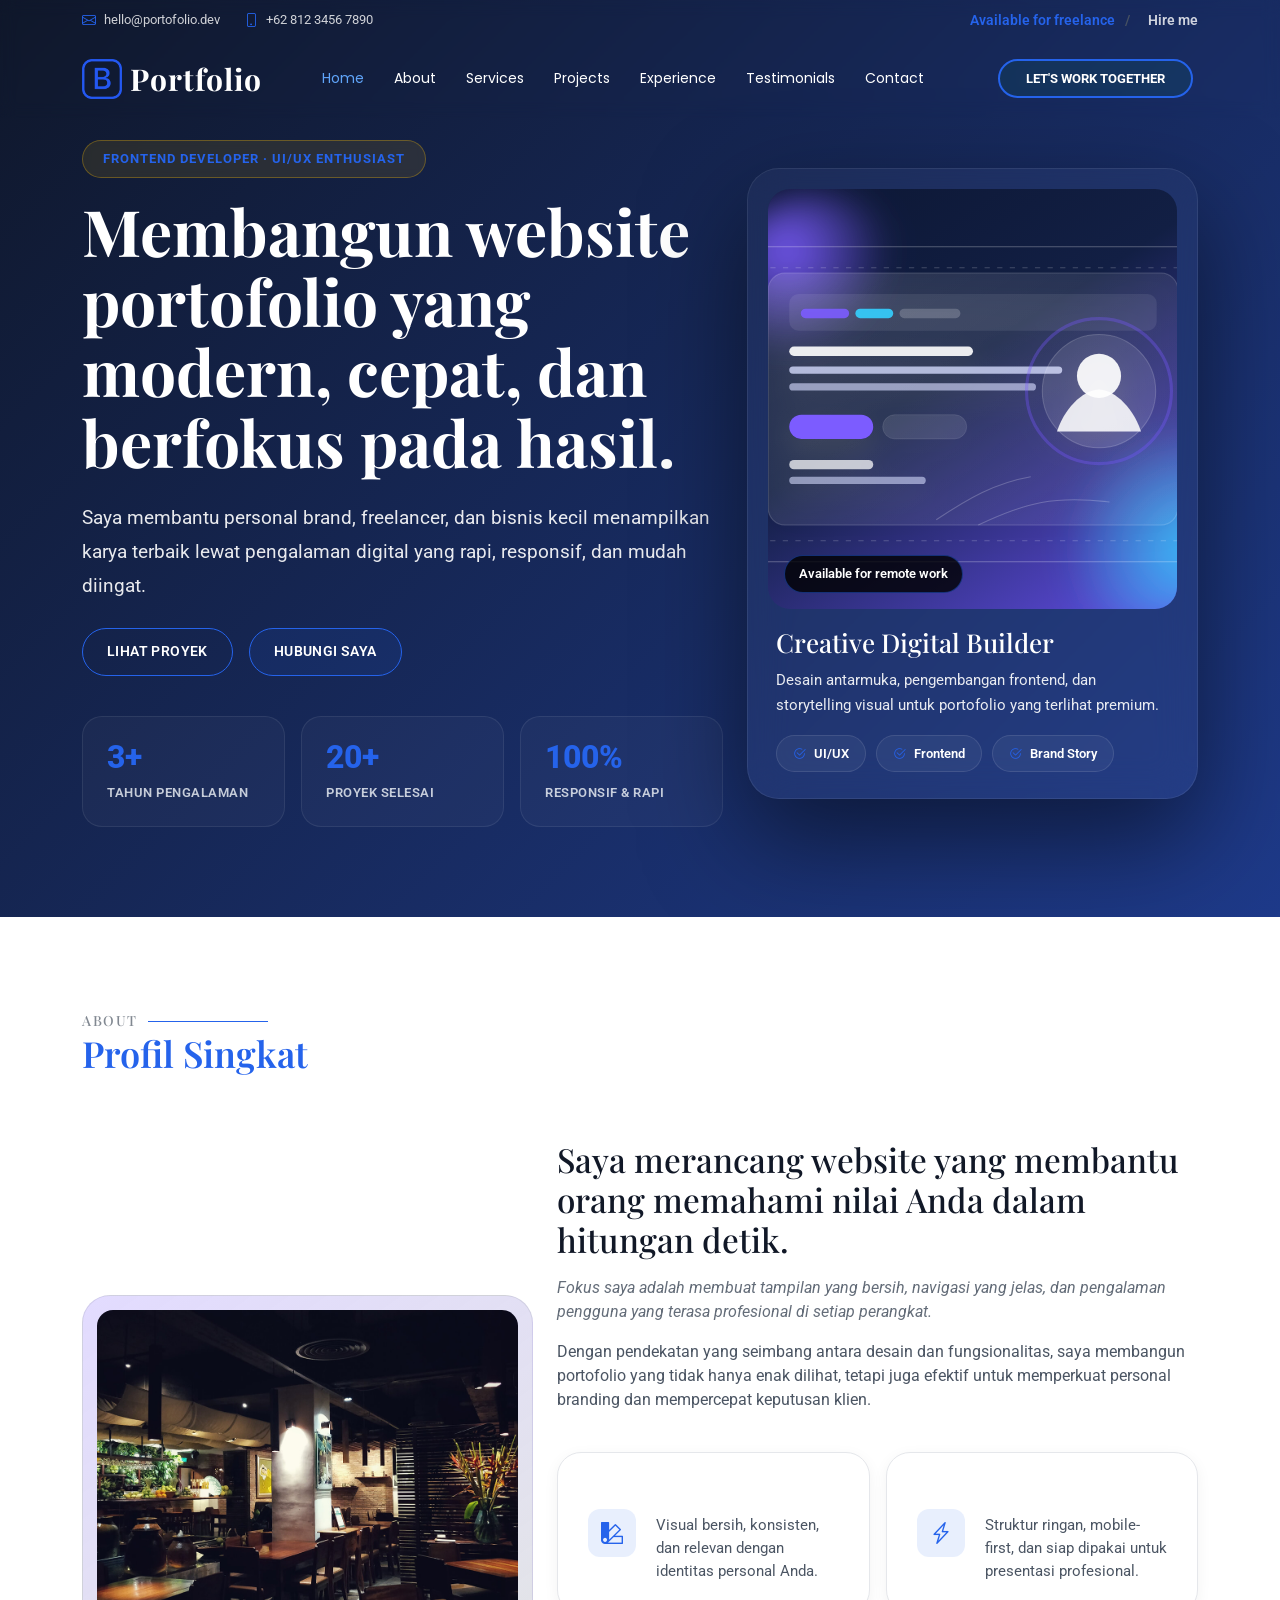
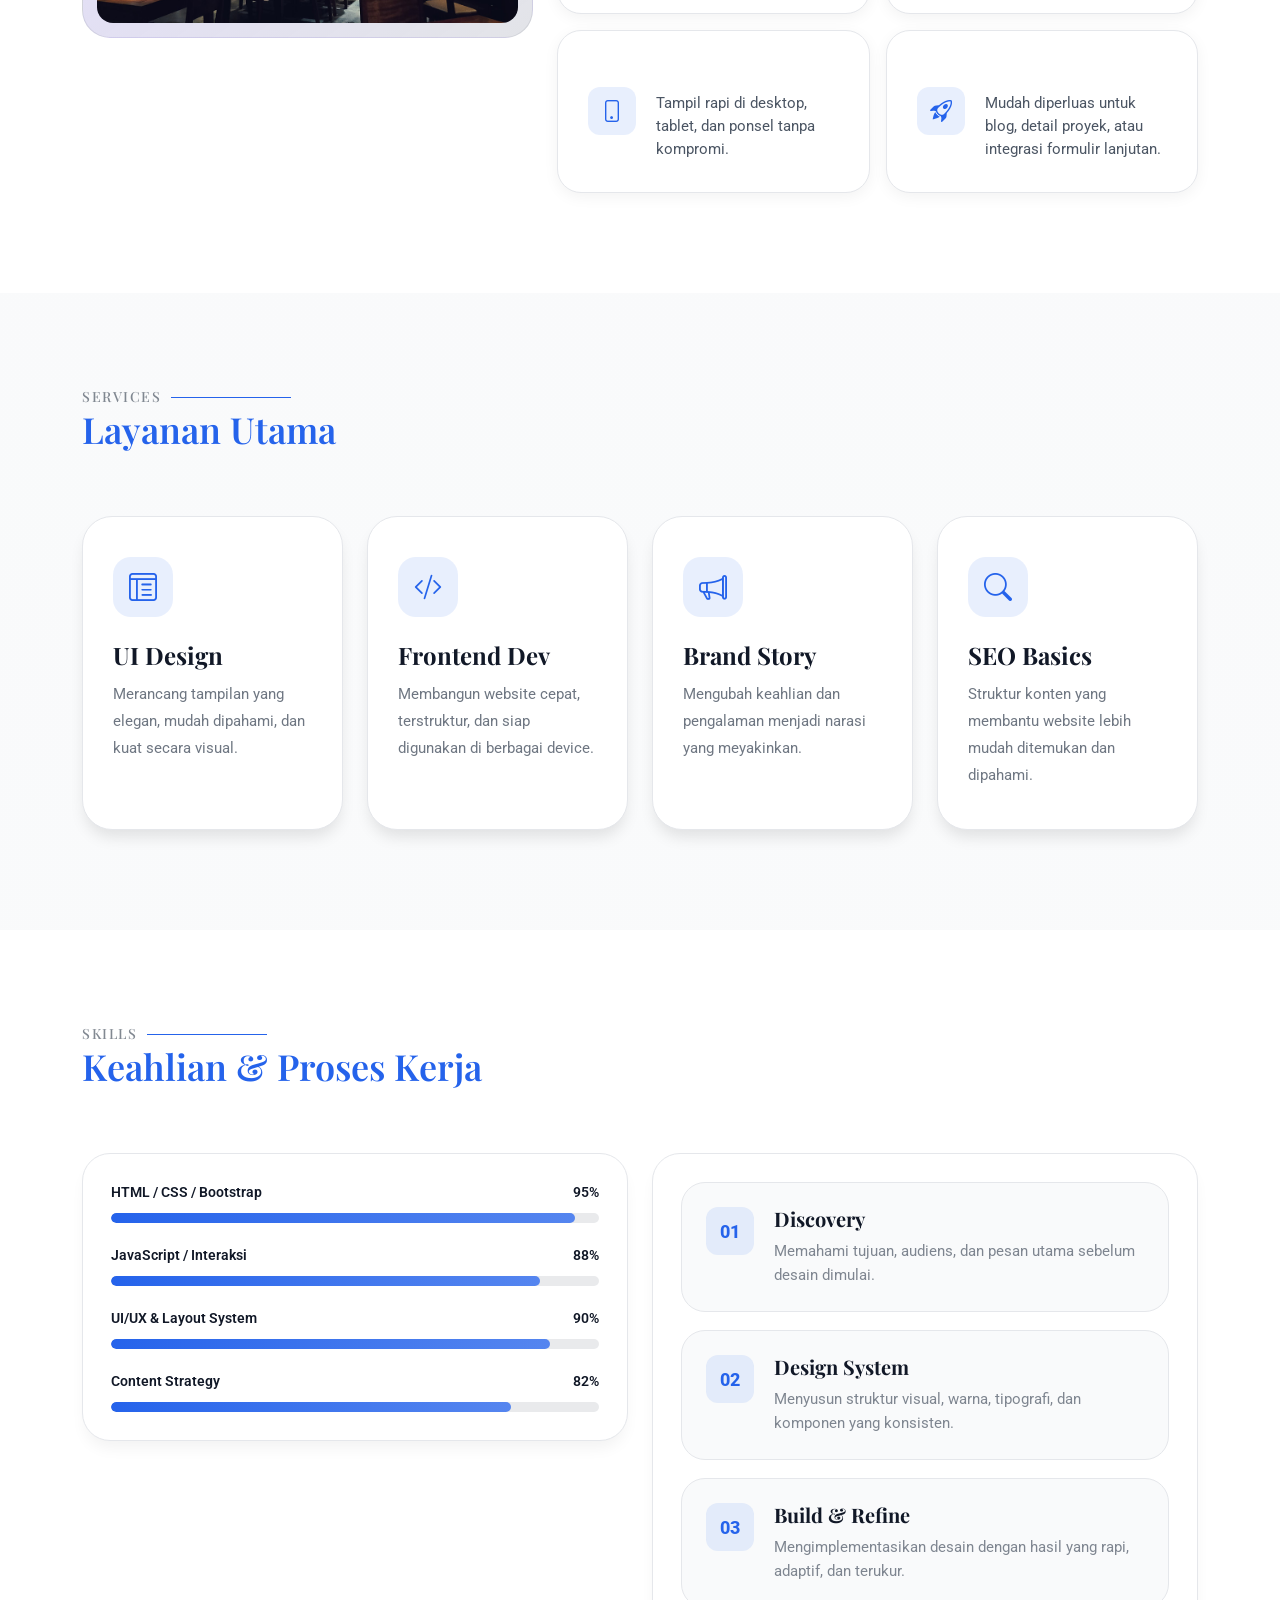
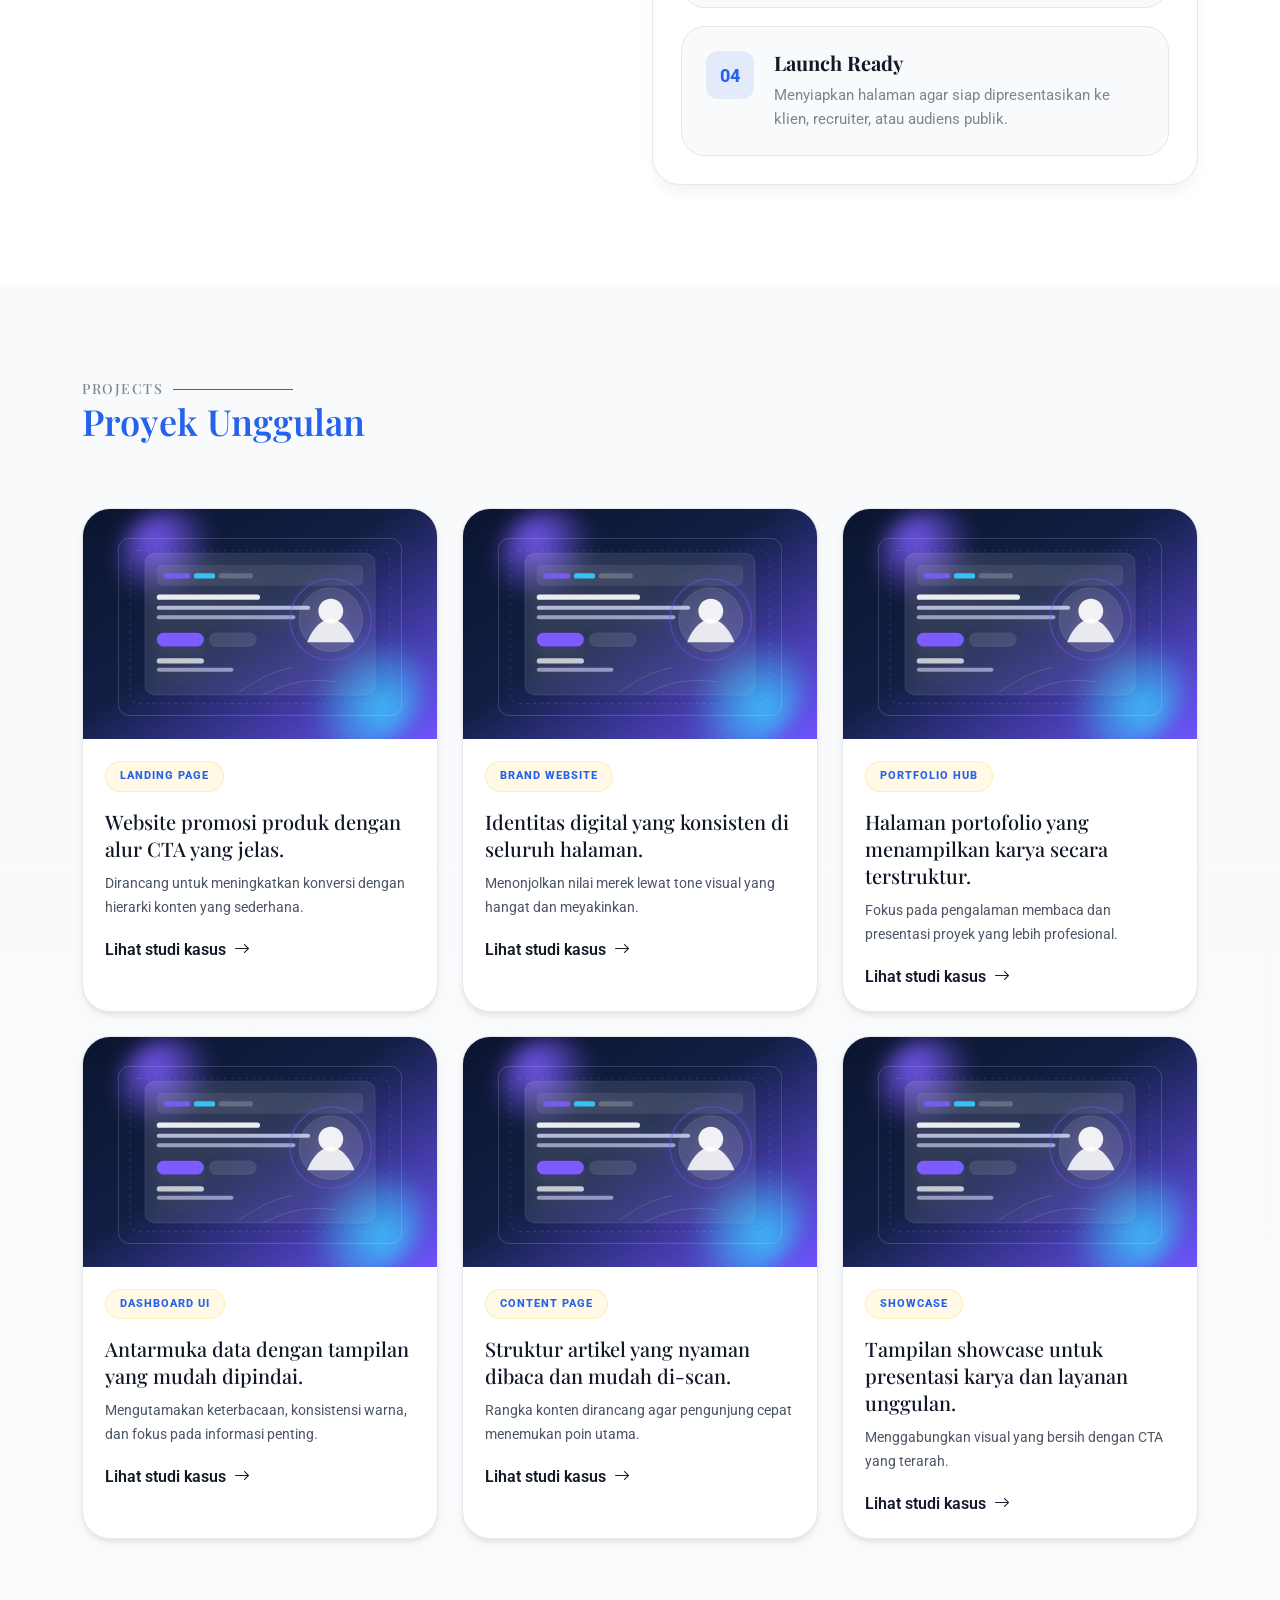
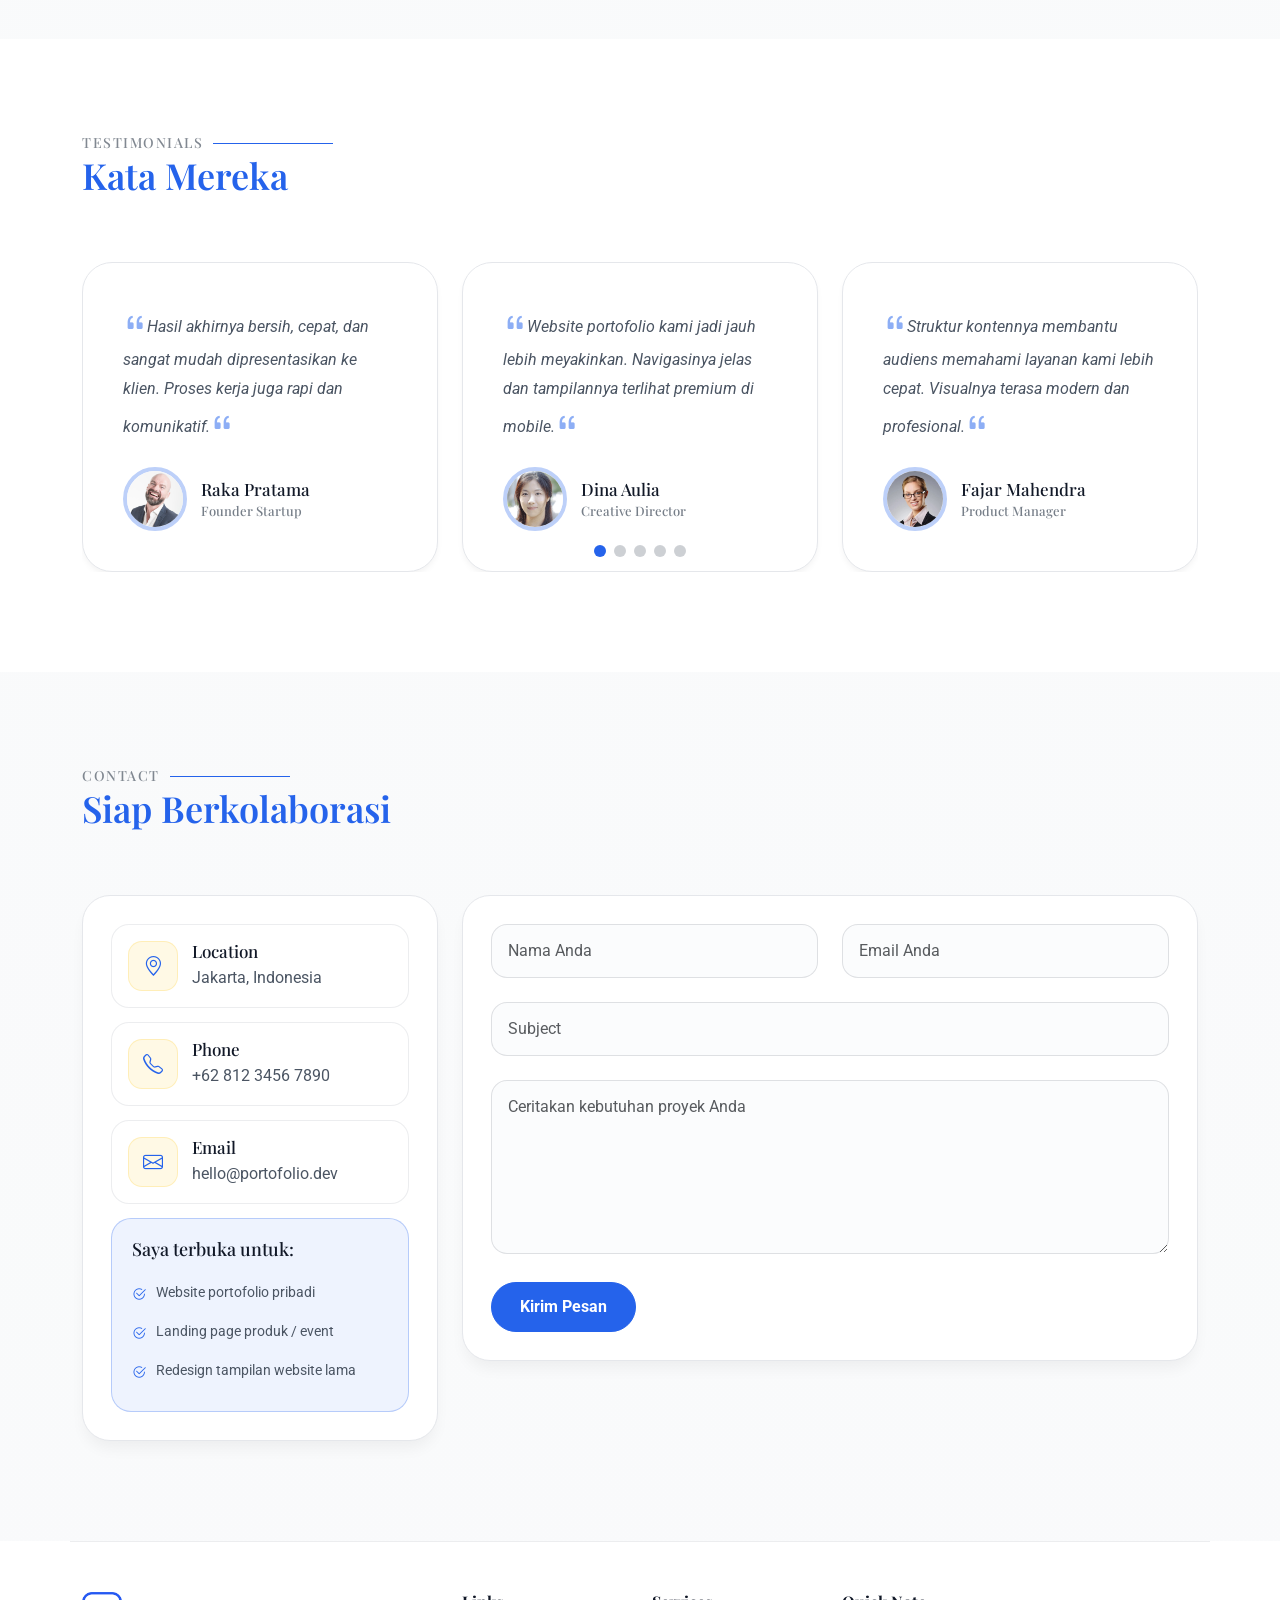
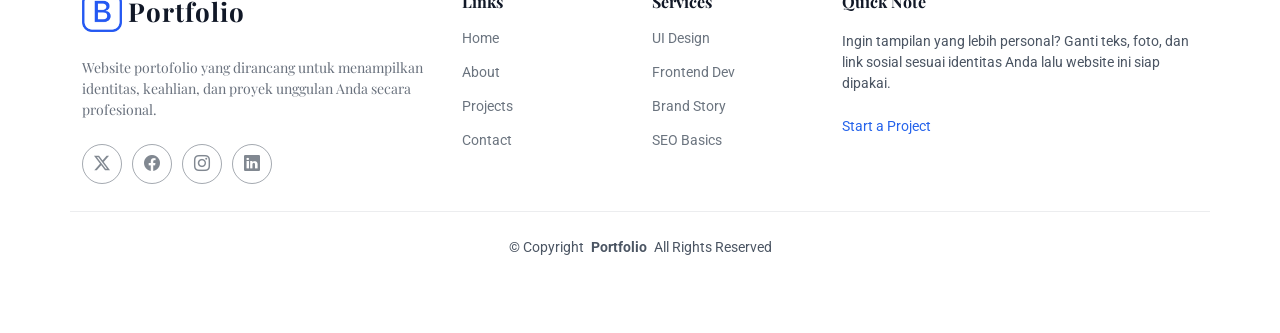
<file: index.html>
<!DOCTYPE html>
<html lang="id">

<head>
  <meta charset="utf-8">
  <meta content="width=device-width, initial-scale=1.0" name="viewport">
  <title>Portfolio — Website Portofolio Modern</title>
  <meta name="description" content="Website portofolio modern untuk menampilkan profil, keahlian, proyek unggulan, testimoni, dan kontak.">
  <meta name="keywords" content="portfolio, portofolio, web developer, ui ux, frontend, personal website">

  <!-- Favicons -->
  <link href="assets/img/favicon.png" rel="icon">
  <link href="assets/img/apple-touch-icon.png" rel="apple-touch-icon">

  <!-- Fonts -->
  <link href="https://fonts.googleapis.com" rel="preconnect">
  <link href="https://fonts.gstatic.com" rel="preconnect" crossorigin>
  <link href="https://fonts.googleapis.com/css2?family=Roboto:ital,wght@0,100;0,300;0,400;0,500;0,700;0,900;1,100;1,300;1,400;1,500;1,700;1,900&family=Poppins:ital,wght@0,100;0,200;0,300;0,400;0,500;0,600;0,700;0,800;0,900;1,100;1,200;1,300;1,400;1,500;1,600;1,700;1,800;1,900&family=Playfair+Display:ital,wght@0,400;0,500;0,600;0,700;0,800;0,900;1,400;1,500;1,600;1,700;1,800;1,900&display=swap" rel="stylesheet">

  <!-- Vendor CSS Files -->
  <link href="assets/vendor/bootstrap/css/bootstrap.min.css" rel="stylesheet">
  <link href="assets/vendor/bootstrap-icons/bootstrap-icons.css" rel="stylesheet">
  <link href="assets/vendor/aos/aos.css" rel="stylesheet">
  <link href="assets/vendor/glightbox/css/glightbox.min.css" rel="stylesheet">
  <link href="assets/vendor/swiper/swiper-bundle.min.css" rel="stylesheet">

  <!-- Main CSS File -->
  <link href="assets/css/main.css" rel="stylesheet">
</head>

<body class="index-page">

  <header id="header" class="header fixed-top">
    <div class="topbar d-flex align-items-center">
      <div class="container d-flex justify-content-center justify-content-md-between">
        <div class="contact-info d-flex align-items-center flex-wrap">
          <div class="d-flex align-items-center me-4">
            <i class="bi bi-envelope"></i>
            <a href="mailto:hello@portofolio.dev" class="ms-2">hello@portofolio.dev</a>
          </div>
          <div class="d-flex align-items-center">
            <i class="bi bi-phone"></i>
            <span class="ms-2">+62 812 3456 7890</span>
          </div>
        </div>
        <div class="languages d-none d-md-flex align-items-center">
          <ul class="m-0 p-0">
            <li>Available for freelance</li>
            <li><a href="#contact" class="ms-2">Hire me</a></li>
          </ul>
        </div>
      </div>
    </div>

    <div class="branding d-flex align-items-cente">
      <div class="container position-relative d-flex align-items-center justify-content-between">
        <a href="#hero" class="logo d-flex align-items-center me-auto me-xl-0">
          <img src="assets/img/logo.png" alt="Logo portfolio">
          <h1 class="sitename">Portfolio</h1>
        </a>

        <nav id="navmenu" class="navmenu">
          <ul>
            <li><a href="#hero" class="active">Home</a></li>
            <li><a href="#about">About</a></li>
            <li><a href="#services">Services</a></li>
            <li><a href="#projects">Projects</a></li>
            <li><a href="#experience">Experience</a></li>
            <li><a href="#testimonials">Testimonials</a></li>
            <li><a href="#contact">Contact</a></li>
          </ul>
          <i class="mobile-nav-toggle d-xl-none bi bi-list"></i>
        </nav>

        <a class="btn-book-a-table d-none d-xl-block" href="#contact">Let's Work Together</a>
      </div>
    </div>
  </header>

  <main class="main">
    <section id="hero" class="portfolio-hero section dark-background">
      <img src="assets/img/portfolio-visual.svg" alt="Background portfolio abstrak" data-aos="fade-in">
      <div class="container hero-content">
        <div class="row align-items-center gy-5">
          <div class="col-lg-7">
            <span class="hero-badge" data-aos="fade-up">Frontend Developer · UI/UX Enthusiast</span>
            <h2 data-aos="fade-up" data-aos-delay="100">Membangun website portofolio yang modern, cepat, dan berfokus pada hasil.</h2>
            <p data-aos="fade-up" data-aos-delay="200">Saya membantu personal brand, freelancer, dan bisnis kecil menampilkan karya terbaik lewat pengalaman digital yang rapi, responsif, dan mudah diingat.</p>
            <div class="hero-actions d-flex flex-wrap gap-3 mt-4" data-aos="fade-up" data-aos-delay="300">
              <a href="#projects" class="cta-btn">Lihat Proyek</a>
              <a href="#contact" class="cta-btn ghost">Hubungi Saya</a>
            </div>

            <div class="hero-stats row g-3 mt-4" data-aos="fade-up" data-aos-delay="400">
              <div class="col-sm-4">
                <div class="stat-card">
                  <strong>3+</strong>
                  <span>Tahun pengalaman</span>
                </div>
              </div>
              <div class="col-sm-4">
                <div class="stat-card">
                  <strong>20+</strong>
                  <span>Proyek selesai</span>
                </div>
              </div>
              <div class="col-sm-4">
                <div class="stat-card">
                  <strong>100%</strong>
                  <span>Responsif & rapi</span>
                </div>
              </div>
            </div>
          </div>

          <div class="col-lg-5">
            <div class="hero-card" data-aos="zoom-in" data-aos-delay="200">
              <div class="hero-card-image">
                <img src="assets/img/portfolio-visual.svg" alt="Ilustrasi portofolio abstrak" class="img-fluid">
                <span class="hero-card-pill">Available for remote work</span>
              </div>
              <div class="hero-card-body">
                <h3>Creative Digital Builder</h3>
                <p>Desain antarmuka, pengembangan frontend, dan storytelling visual untuk portofolio yang terlihat premium.</p>
                <div class="hero-card-list">
                  <span><i class="bi bi-check2-circle"></i> UI/UX</span>
                  <span><i class="bi bi-check2-circle"></i> Frontend</span>
                  <span><i class="bi bi-check2-circle"></i> Brand Story</span>
                </div>
              </div>
            </div>
          </div>
        </div>
      </div>
    </section>

    <section id="about" class="section portfolio-about">
      <div class="container section-title" data-aos="fade-up">
        <h2>About</h2>
        <p>Profil Singkat</p>
      </div>

      <div class="container">
        <div class="row gy-4 align-items-center">
          <div class="col-lg-5" data-aos="fade-up" data-aos-delay="100">
            <div class="portfolio-image-frame">
              <img src="assets/img/about.jpg" class="img-fluid rounded-4" alt="Tentang saya">
            </div>
          </div>

          <div class="col-lg-7" data-aos="fade-up" data-aos-delay="200">
            <div class="portfolio-copy">
              <h3>Saya merancang website yang membantu orang memahami nilai Anda dalam hitungan detik.</h3>
              <p class="fst-italic">Fokus saya adalah membuat tampilan yang bersih, navigasi yang jelas, dan pengalaman pengguna yang terasa profesional di setiap perangkat.</p>
              <p>Dengan pendekatan yang seimbang antara desain dan fungsionalitas, saya membangun portofolio yang tidak hanya enak dilihat, tetapi juga efektif untuk memperkuat personal branding dan mempercepat keputusan klien.</p>

              <div class="row g-3 mt-4">
                <div class="col-md-6">
                  <div class="feature-card">
                    <i class="bi bi-palette2"></i>
                    <div>
                      <h4>Desain modern</h4>
                      <p>Visual bersih, konsisten, dan relevan dengan identitas personal Anda.</p>
                    </div>
                  </div>
                </div>
                <div class="col-md-6">
                  <div class="feature-card">
                    <i class="bi bi-lightning-charge"></i>
                    <div>
                      <h4>Performa cepat</h4>
                      <p>Struktur ringan, mobile-first, dan siap dipakai untuk presentasi profesional.</p>
                    </div>
                  </div>
                </div>
                <div class="col-md-6">
                  <div class="feature-card">
                    <i class="bi bi-phone"></i>
                    <div>
                      <h4>Responsif penuh</h4>
                      <p>Tampil rapi di desktop, tablet, dan ponsel tanpa kompromi.</p>
                    </div>
                  </div>
                </div>
                <div class="col-md-6">
                  <div class="feature-card">
                    <i class="bi bi-rocket-takeoff"></i>
                    <div>
                      <h4>Siap berkembang</h4>
                      <p>Mudah diperluas untuk blog, detail proyek, atau integrasi formulir lanjutan.</p>
                    </div>
                  </div>
                </div>
              </div>
            </div>
          </div>
        </div>
      </div>
    </section>

    <section id="services" class="section portfolio-services light-background">
      <div class="container section-title" data-aos="fade-up">
        <h2>Services</h2>
        <p>Layanan Utama</p>
      </div>

      <div class="container">
        <div class="row gy-4">
          <div class="col-lg-3 col-md-6" data-aos="fade-up" data-aos-delay="100">
            <div class="service-card">
              <i class="bi bi-layout-text-window-reverse"></i>
              <h3>UI Design</h3>
              <p>Merancang tampilan yang elegan, mudah dipahami, dan kuat secara visual.</p>
            </div>
          </div>
          <div class="col-lg-3 col-md-6" data-aos="fade-up" data-aos-delay="150">
            <div class="service-card">
              <i class="bi bi-code-slash"></i>
              <h3>Frontend Dev</h3>
              <p>Membangun website cepat, terstruktur, dan siap digunakan di berbagai device.</p>
            </div>
          </div>
          <div class="col-lg-3 col-md-6" data-aos="fade-up" data-aos-delay="200">
            <div class="service-card">
              <i class="bi bi-megaphone"></i>
              <h3>Brand Story</h3>
              <p>Mengubah keahlian dan pengalaman menjadi narasi yang meyakinkan.</p>
            </div>
          </div>
          <div class="col-lg-3 col-md-6" data-aos="fade-up" data-aos-delay="250">
            <div class="service-card">
              <i class="bi bi-search"></i>
              <h3>SEO Basics</h3>
              <p>Struktur konten yang membantu website lebih mudah ditemukan dan dipahami.</p>
            </div>
          </div>
        </div>
      </div>
    </section>

    <section id="experience" class="section portfolio-skills">
      <div class="container section-title" data-aos="fade-up">
        <h2>Skills</h2>
        <p>Keahlian & Proses Kerja</p>
      </div>

      <div class="container">
        <div class="row gy-4">
          <div class="col-lg-6" data-aos="fade-up" data-aos-delay="100">
            <div class="skills-panel">
              <div class="skill-item">
                <div class="d-flex justify-content-between">
                  <span>HTML / CSS / Bootstrap</span>
                  <span>95%</span>
                </div>
                <div class="progress">
                  <div class="progress-bar" style="width: 95%"></div>
                </div>
              </div>
              <div class="skill-item">
                <div class="d-flex justify-content-between">
                  <span>JavaScript / Interaksi</span>
                  <span>88%</span>
                </div>
                <div class="progress">
                  <div class="progress-bar" style="width: 88%"></div>
                </div>
              </div>
              <div class="skill-item">
                <div class="d-flex justify-content-between">
                  <span>UI/UX & Layout System</span>
                  <span>90%</span>
                </div>
                <div class="progress">
                  <div class="progress-bar" style="width: 90%"></div>
                </div>
              </div>
              <div class="skill-item">
                <div class="d-flex justify-content-between">
                  <span>Content Strategy</span>
                  <span>82%</span>
                </div>
                <div class="progress">
                  <div class="progress-bar" style="width: 82%"></div>
                </div>
              </div>
            </div>
          </div>

          <div class="col-lg-6" data-aos="fade-up" data-aos-delay="200">
            <div class="timeline-panel">
              <div class="timeline-item">
                <span>01</span>
                <div>
                  <h4>Discovery</h4>
                  <p>Memahami tujuan, audiens, dan pesan utama sebelum desain dimulai.</p>
                </div>
              </div>
              <div class="timeline-item">
                <span>02</span>
                <div>
                  <h4>Design System</h4>
                  <p>Menyusun struktur visual, warna, tipografi, dan komponen yang konsisten.</p>
                </div>
              </div>
              <div class="timeline-item">
                <span>03</span>
                <div>
                  <h4>Build & Refine</h4>
                  <p>Mengimplementasikan desain dengan hasil yang rapi, adaptif, dan terukur.</p>
                </div>
              </div>
              <div class="timeline-item">
                <span>04</span>
                <div>
                  <h4>Launch Ready</h4>
                  <p>Menyiapkan halaman agar siap dipresentasikan ke klien, recruiter, atau audiens publik.</p>
                </div>
              </div>
            </div>
          </div>
        </div>
      </div>
    </section>

    <section id="projects" class="section portfolio-projects light-background">
      <div class="container section-title" data-aos="fade-up">
        <h2>Projects</h2>
        <p>Proyek Unggulan</p>
      </div>

      <div class="container">
        <div class="row g-4">
          <div class="col-lg-4 col-md-6" data-aos="fade-up" data-aos-delay="100">
            <article class="project-card">
              <a href="assets/img/gallery/gallery-1.jpg" class="glightbox project-card-image" data-gallery="portfolio-gallery">
                <img src="assets/img/portfolio-visual.svg" alt="Project landing page abstrak">
              </a>
              <div class="project-card-body">
                <span>Landing Page</span>
                <h3>Website promosi produk dengan alur CTA yang jelas.</h3>
                <p>Dirancang untuk meningkatkan konversi dengan hierarki konten yang sederhana.</p>
                <a href="starter-page.html" class="project-link">Lihat studi kasus <i class="bi bi-arrow-right"></i></a>
              </div>
            </article>
          </div>

          <div class="col-lg-4 col-md-6" data-aos="fade-up" data-aos-delay="150">
            <article class="project-card">
              <a href="assets/img/gallery/gallery-2.jpg" class="glightbox project-card-image" data-gallery="portfolio-gallery">
                <img src="assets/img/portfolio-visual.svg" alt="Project branding abstrak">
              </a>
              <div class="project-card-body">
                <span>Brand Website</span>
                <h3>Identitas digital yang konsisten di seluruh halaman.</h3>
                <p>Menonjolkan nilai merek lewat tone visual yang hangat dan meyakinkan.</p>
                <a href="starter-page.html" class="project-link">Lihat studi kasus <i class="bi bi-arrow-right"></i></a>
              </div>
            </article>
          </div>

          <div class="col-lg-4 col-md-6" data-aos="fade-up" data-aos-delay="200">
            <article class="project-card">
              <a href="assets/img/gallery/gallery-3.jpg" class="glightbox project-card-image" data-gallery="portfolio-gallery">
                <img src="assets/img/portfolio-visual.svg" alt="Project portfolio abstrak">
              </a>
              <div class="project-card-body">
                <span>Portfolio Hub</span>
                <h3>Halaman portofolio yang menampilkan karya secara terstruktur.</h3>
                <p>Fokus pada pengalaman membaca dan presentasi proyek yang lebih profesional.</p>
                <a href="starter-page.html" class="project-link">Lihat studi kasus <i class="bi bi-arrow-right"></i></a>
              </div>
            </article>
          </div>

          <div class="col-lg-4 col-md-6" data-aos="fade-up" data-aos-delay="250">
            <article class="project-card">
              <a href="assets/img/gallery/gallery-4.jpg" class="glightbox project-card-image" data-gallery="portfolio-gallery">
                <img src="assets/img/portfolio-visual.svg" alt="Project dashboard abstrak">
              </a>
              <div class="project-card-body">
                <span>Dashboard UI</span>
                <h3>Antarmuka data dengan tampilan yang mudah dipindai.</h3>
                <p>Mengutamakan keterbacaan, konsistensi warna, dan fokus pada informasi penting.</p>
                <a href="starter-page.html" class="project-link">Lihat studi kasus <i class="bi bi-arrow-right"></i></a>
              </div>
            </article>
          </div>

          <div class="col-lg-4 col-md-6" data-aos="fade-up" data-aos-delay="300">
            <article class="project-card">
              <a href="assets/img/gallery/gallery-5.jpg" class="glightbox project-card-image" data-gallery="portfolio-gallery">
                <img src="assets/img/portfolio-visual.svg" alt="Project content abstrak">
              </a>
              <div class="project-card-body">
                <span>Content Page</span>
                <h3>Struktur artikel yang nyaman dibaca dan mudah di-scan.</h3>
                <p>Rangka konten dirancang agar pengunjung cepat menemukan poin utama.</p>
                <a href="starter-page.html" class="project-link">Lihat studi kasus <i class="bi bi-arrow-right"></i></a>
              </div>
            </article>
          </div>

          <div class="col-lg-4 col-md-6" data-aos="fade-up" data-aos-delay="350">
            <article class="project-card">
              <a href="assets/img/gallery/gallery-6.jpg" class="glightbox project-card-image" data-gallery="portfolio-gallery">
                <img src="assets/img/portfolio-visual.svg" alt="Project showcase abstrak">
              </a>
              <div class="project-card-body">
                <span>Showcase</span>
                <h3>Tampilan showcase untuk presentasi karya dan layanan unggulan.</h3>
                <p>Menggabungkan visual yang bersih dengan CTA yang terarah.</p>
                <a href="starter-page.html" class="project-link">Lihat studi kasus <i class="bi bi-arrow-right"></i></a>
              </div>
            </article>
          </div>
        </div>
      </div>
    </section>

    <section id="testimonials" class="section portfolio-testimonials">
      <div class="container section-title" data-aos="fade-up">
        <h2>Testimonials</h2>
        <p>Kata Mereka</p>
      </div>

      <div class="container" data-aos="fade-up" data-aos-delay="100">
        <div class="swiper init-swiper portfolio-testimonials-slider">
          <script type="application/json" class="swiper-config">
            {
              "loop": true,
              "speed": 600,
              "autoplay": {
                "delay": 5000
              },
              "slidesPerView": "auto",
              "pagination": {
                "el": ".swiper-pagination",
                "type": "bullets",
                "clickable": true
              },
              "breakpoints": {
                "320": {
                  "slidesPerView": 1,
                  "spaceBetween": 24
                },
                "992": {
                  "slidesPerView": 2,
                  "spaceBetween": 24
                },
                "1200": {
                  "slidesPerView": 3,
                  "spaceBetween": 24
                }
              }
            }
          </script>

          <div class="swiper-wrapper">
            <div class="swiper-slide">
              <div class="testimonial-card">
                <p><i class="bi bi-quote quote-icon-left"></i><span>Hasil akhirnya bersih, cepat, dan sangat mudah dipresentasikan ke klien. Proses kerja juga rapi dan komunikatif.</span><i class="bi bi-quote quote-icon-right"></i></p>
                <div class="testimonial-author">
                  <img src="assets/img/testimonials/testimonials-1.jpg" alt="Testimonial client 1">
                  <div>
                    <h3>Raka Pratama</h3>
                    <h4>Founder Startup</h4>
                  </div>
                </div>
              </div>
            </div>

            <div class="swiper-slide">
              <div class="testimonial-card">
                <p><i class="bi bi-quote quote-icon-left"></i><span>Website portofolio kami jadi jauh lebih meyakinkan. Navigasinya jelas dan tampilannya terlihat premium di mobile.</span><i class="bi bi-quote quote-icon-right"></i></p>
                <div class="testimonial-author">
                  <img src="assets/img/testimonials/testimonials-2.jpg" alt="Testimonial client 2">
                  <div>
                    <h3>Dina Aulia</h3>
                    <h4>Creative Director</h4>
                  </div>
                </div>
              </div>
            </div>

            <div class="swiper-slide">
              <div class="testimonial-card">
                <p><i class="bi bi-quote quote-icon-left"></i><span>Struktur kontennya membantu audiens memahami layanan kami lebih cepat. Visualnya terasa modern dan profesional.</span><i class="bi bi-quote quote-icon-right"></i></p>
                <div class="testimonial-author">
                  <img src="assets/img/testimonials/testimonials-3.jpg" alt="Testimonial client 3">
                  <div>
                    <h3>Fajar Mahendra</h3>
                    <h4>Product Manager</h4>
                  </div>
                </div>
              </div>
            </div>

            <div class="swiper-slide">
              <div class="testimonial-card">
                <p><i class="bi bi-quote quote-icon-left"></i><span>Perhatian terhadap detail terlihat di setiap section. Hasil akhirnya terasa seperti brand yang matang.</span><i class="bi bi-quote quote-icon-right"></i></p>
                <div class="testimonial-author">
                  <img src="assets/img/testimonials/testimonials-4.jpg" alt="Testimonial client 4">
                  <div>
                    <h3>Nadia Putri</h3>
                    <h4>Marketing Lead</h4>
                  </div>
                </div>
              </div>
            </div>

            <div class="swiper-slide">
              <div class="testimonial-card">
                <p><i class="bi bi-quote quote-icon-left"></i><span>Responsive-nya solid. Di layar kecil tetap nyaman dilihat dan CTA utama tetap terlihat jelas.</span><i class="bi bi-quote quote-icon-right"></i></p>
                <div class="testimonial-author">
                  <img src="assets/img/testimonials/testimonials-5.jpg" alt="Testimonial client 5">
                  <div>
                    <h3>Ardiansyah</h3>
                    <h4>Independent Consultant</h4>
                  </div>
                </div>
              </div>
            </div>
          </div>

          <div class="swiper-pagination"></div>
        </div>
      </div>
    </section>

    <section id="contact" class="section portfolio-contact light-background">
      <div class="container section-title" data-aos="fade-up">
        <h2>Contact</h2>
        <p>Siap Berkolaborasi</p>
      </div>

      <div class="container" data-aos="fade-up" data-aos-delay="100">
        <div class="row gy-4">
          <div class="col-lg-4">
            <div class="contact-stack">
              <div class="info-item d-flex" data-aos="fade-up" data-aos-delay="200">
                <i class="bi bi-geo-alt flex-shrink-0"></i>
                <div>
                  <h3>Location</h3>
                  <p>Jakarta, Indonesia</p>
                </div>
              </div>

              <div class="info-item d-flex" data-aos="fade-up" data-aos-delay="250">
                <i class="bi bi-telephone flex-shrink-0"></i>
                <div>
                  <h3>Phone</h3>
                  <p>+62 812 3456 7890</p>
                </div>
              </div>

              <div class="info-item d-flex" data-aos="fade-up" data-aos-delay="300">
                <i class="bi bi-envelope flex-shrink-0"></i>
                <div>
                  <h3>Email</h3>
                  <p>hello@portofolio.dev</p>
                </div>
              </div>

              <div class="contact-note" data-aos="fade-up" data-aos-delay="350">
                <h4>Saya terbuka untuk:</h4>
                <ul>
                  <li><i class="bi bi-check2-circle"></i> Website portofolio pribadi</li>
                  <li><i class="bi bi-check2-circle"></i> Landing page produk / event</li>
                  <li><i class="bi bi-check2-circle"></i> Redesign tampilan website lama</li>
                </ul>
              </div>
            </div>
          </div>

          <div class="col-lg-8">
            <form action="forms/contact.php" method="post" class="php-email-form portfolio-form" data-aos="fade-up" data-aos-delay="200">
              <div class="row gy-4">
                <div class="col-md-6">
                  <input type="text" name="name" class="form-control" placeholder="Nama Anda" required>
                </div>
                <div class="col-md-6">
                  <input type="email" class="form-control" name="email" placeholder="Email Anda" required>
                </div>
                <div class="col-md-12">
                  <input type="text" class="form-control" name="subject" placeholder="Subject" required>
                </div>
                <div class="col-md-12">
                  <textarea class="form-control" name="message" rows="6" placeholder="Ceritakan kebutuhan proyek Anda" required></textarea>
                </div>
                <div class="col-md-12 text-center">
                  <div class="loading">Loading</div>
                  <div class="error-message"></div>
                  <div class="sent-message">Pesan Anda telah terkirim. Saya akan membalas secepatnya.</div>
                  <button type="submit">Kirim Pesan</button>
                </div>
              </div>
            </form>
          </div>
        </div>
      </div>
    </section>
  </main>

  <footer id="footer" class="footer">
    <div class="container footer-top">
      <div class="row gy-4">
        <div class="col-lg-4 col-md-6 footer-about">
          <a href="#hero" class="logo d-flex align-items-center">
            <img src="assets/img/logo.png" alt="Logo portfolio">
            <span class="sitename">Portfolio</span>
          </a>
          <p>Website portofolio yang dirancang untuk menampilkan identitas, keahlian, dan proyek unggulan Anda secara profesional.</p>
          <div class="social-links d-flex mt-4">
            <a href="#" aria-label="Twitter"><i class="bi bi-twitter-x"></i></a>
            <a href="#" aria-label="Facebook"><i class="bi bi-facebook"></i></a>
            <a href="#" aria-label="Instagram"><i class="bi bi-instagram"></i></a>
            <a href="#" aria-label="LinkedIn"><i class="bi bi-linkedin"></i></a>
          </div>
        </div>

        <div class="col-lg-2 col-md-3 footer-links">
          <h4>Links</h4>
          <ul>
            <li><a href="#hero">Home</a></li>
            <li><a href="#about">About</a></li>
            <li><a href="#projects">Projects</a></li>
            <li><a href="#contact">Contact</a></li>
          </ul>
        </div>

        <div class="col-lg-2 col-md-3 footer-links">
          <h4>Services</h4>
          <ul>
            <li><a href="#services">UI Design</a></li>
            <li><a href="#services">Frontend Dev</a></li>
            <li><a href="#services">Brand Story</a></li>
            <li><a href="#services">SEO Basics</a></li>
          </ul>
        </div>

        <div class="col-lg-4 col-md-12 footer-newsletter">
          <h4>Quick Note</h4>
          <p>Ingin tampilan yang lebih personal? Ganti teks, foto, dan link sosial sesuai identitas Anda lalu website ini siap dipakai.</p>
          <div class="footer-cta">
            <a href="#contact" class="btn-book-a-table d-inline-flex">Start a Project</a>
          </div>
        </div>
      </div>
    </div>

    <div class="container copyright text-center mt-4">
      <p>© <span>Copyright</span> <strong class="px-1 sitename">Portfolio</strong> <span>All Rights Reserved</span></p>
    </div>
  </footer>

  <a href="#" id="scroll-top" class="scroll-top d-flex align-items-center justify-content-center"><i class="bi bi-arrow-up-short"></i></a>
  <div id="preloader"></div>

  <!-- Vendor JS Files -->
  <script src="assets/vendor/bootstrap/js/bootstrap.bundle.min.js"></script>
  <script src="assets/vendor/php-email-form/validate.js"></script>
  <script src="assets/vendor/aos/aos.js"></script>
  <script src="assets/vendor/glightbox/js/glightbox.min.js"></script>
  <script src="assets/vendor/imagesloaded/imagesloaded.pkgd.min.js"></script>
  <script src="assets/vendor/isotope-layout/isotope.pkgd.min.js"></script>
  <script src="assets/vendor/swiper/swiper-bundle.min.js"></script>

  <!-- Main JS File -->
  <script src="assets/js/main.js"></script>
</body>

</html>
</file>
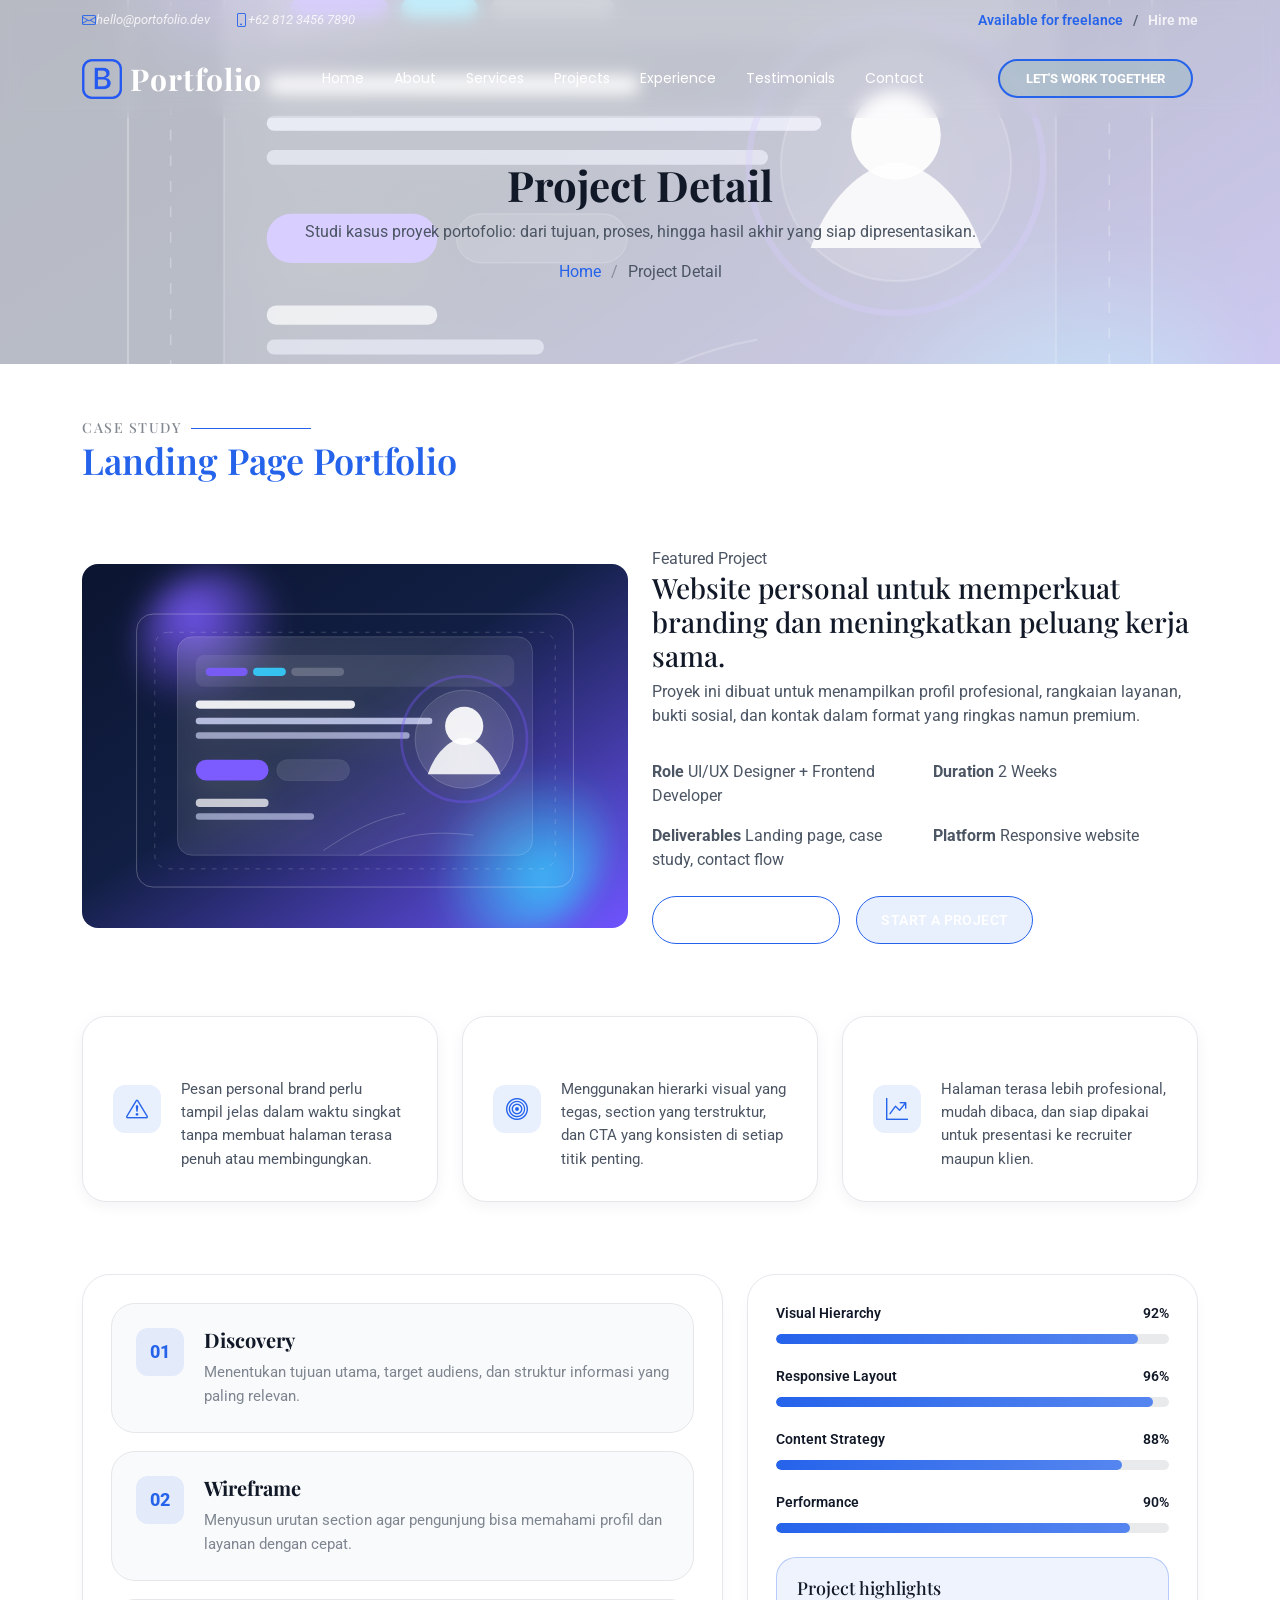
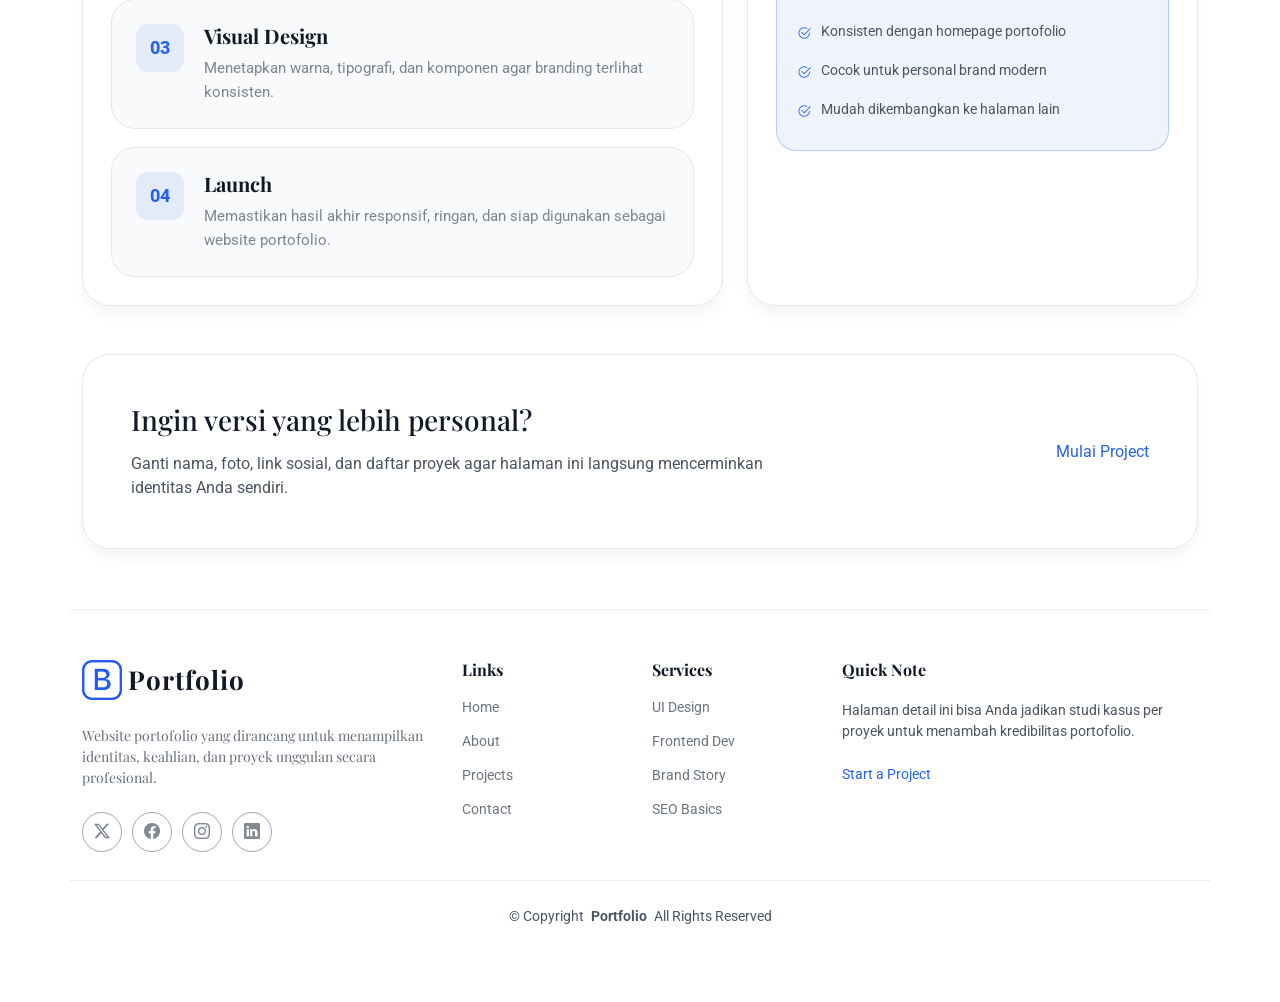
<file: starter-page.html>
<!DOCTYPE html>
<html lang="id">

<head>
  <meta charset="utf-8">
  <meta content="width=device-width, initial-scale=1.0" name="viewport">
  <title>Project Detail — Portfolio Case Study</title>
  <meta name="description" content="Halaman studi kasus proyek portofolio dengan ringkasan tantangan, solusi, proses kerja, dan hasil akhir.">
  <meta name="keywords" content="portfolio, case study, project detail, frontend, ui ux, website">

  <!-- Favicons -->
  <link href="assets/img/favicon.png" rel="icon">
  <link href="assets/img/apple-touch-icon.png" rel="apple-touch-icon">

  <!-- Fonts -->
  <link href="https://fonts.googleapis.com" rel="preconnect">
  <link href="https://fonts.gstatic.com" rel="preconnect" crossorigin>
  <link href="https://fonts.googleapis.com/css2?family=Roboto:ital,wght@0,100;0,300;0,400;0,500;0,700;0,900;1,100;1,300;1,400;1,500;1,700;1,900&family=Poppins:ital,wght@0,100;0,200;0,300;0,400;0,500;0,600;0,700;0,800;0,900&family=Playfair+Display:ital,wght@0,400;0,500;0,600;0,700;0,800;0,900&display=swap" rel="stylesheet">

  <!-- Vendor CSS Files -->
  <link href="assets/vendor/bootstrap/css/bootstrap.min.css" rel="stylesheet">
  <link href="assets/vendor/bootstrap-icons/bootstrap-icons.css" rel="stylesheet">
  <link href="assets/vendor/aos/aos.css" rel="stylesheet">
  <link href="assets/vendor/glightbox/css/glightbox.min.css" rel="stylesheet">
  <link href="assets/vendor/swiper/swiper-bundle.min.css" rel="stylesheet">

  <!-- Main CSS File -->
  <link href="assets/css/main.css" rel="stylesheet">
</head>

<body class="starter-page-page">

  <header id="header" class="header fixed-top">
    <div class="topbar d-flex align-items-center">
      <div class="container d-flex justify-content-center justify-content-md-between">
        <div class="contact-info d-flex align-items-center flex-wrap">
          <i class="bi bi-envelope d-flex align-items-center"><a href="mailto:hello@portofolio.dev">hello@portofolio.dev</a></i>
          <i class="bi bi-phone d-flex align-items-center ms-4"><span>+62 812 3456 7890</span></i>
        </div>
        <div class="languages d-none d-md-flex align-items-center">
          <ul>
            <li>Available for freelance</li>
            <li><a href="index.html#contact">Hire me</a></li>
          </ul>
        </div>
      </div>
    </div>

    <div class="branding d-flex align-items-center">
      <div class="container position-relative d-flex align-items-center justify-content-between">
        <a href="index.html" class="logo d-flex align-items-center me-auto me-xl-0">
          <img src="assets/img/logo.png" alt="Logo portfolio">
          <h1 class="sitename">Portfolio</h1>
        </a>

        <nav id="navmenu" class="navmenu">
          <ul>
            <li><a href="index.html#hero">Home</a></li>
            <li><a href="index.html#about">About</a></li>
            <li><a href="index.html#services">Services</a></li>
            <li><a href="index.html#projects">Projects</a></li>
            <li><a href="index.html#experience">Experience</a></li>
            <li><a href="index.html#testimonials">Testimonials</a></li>
            <li><a href="index.html#contact">Contact</a></li>
          </ul>
          <i class="mobile-nav-toggle d-xl-none bi bi-list"></i>
        </nav>

        <a class="btn-book-a-table d-none d-xl-block" href="index.html#contact">Let's Work Together</a>
      </div>
    </div>
  </header>

  <main class="main">
    <div class="page-title position-relative" data-aos="fade" style="background-image: url(assets/img/portfolio-visual.svg); background-size: cover; background-position: center;">
      <div class="container position-relative">
        <h1>Project Detail</h1>
        <p>Studi kasus proyek portofolio: dari tujuan, proses, hingga hasil akhir yang siap dipresentasikan.</p>
        <nav class="breadcrumbs">
          <ol>
            <li><a href="index.html">Home</a></li>
            <li class="current">Project Detail</li>
          </ol>
        </nav>
      </div>
    </div>

    <section class="starter-section section">
      <div class="container section-title" data-aos="fade-up">
        <h2>Case Study</h2>
        <p>Landing Page Portfolio</p>
      </div>

      <div class="container" data-aos="fade-up">
        <div class="row gy-4 align-items-center">
          <div class="col-lg-6">
            <div class="project-detail-card">
              <img src="assets/img/portfolio-visual.svg" class="img-fluid rounded-4" alt="Visual proyek portofolio">
            </div>
          </div>
          <div class="col-lg-6">
            <div class="project-detail-copy">
              <span class="project-badge">Featured Project</span>
              <h3>Website personal untuk memperkuat branding dan meningkatkan peluang kerja sama.</h3>
              <p>Proyek ini dibuat untuk menampilkan profil profesional, rangkaian layanan, bukti sosial, dan kontak dalam format yang ringkas namun premium.</p>
              <div class="project-meta row g-3 mt-3">
                <div class="col-sm-6">
                  <div class="meta-item">
                    <strong>Role</strong>
                    <span>UI/UX Designer + Frontend Developer</span>
                  </div>
                </div>
                <div class="col-sm-6">
                  <div class="meta-item">
                    <strong>Duration</strong>
                    <span>2 Weeks</span>
                  </div>
                </div>
                <div class="col-sm-6">
                  <div class="meta-item">
                    <strong>Deliverables</strong>
                    <span>Landing page, case study, contact flow</span>
                  </div>
                </div>
                <div class="col-sm-6">
                  <div class="meta-item">
                    <strong>Platform</strong>
                    <span>Responsive website</span>
                  </div>
                </div>
              </div>
              <div class="hero-actions d-flex flex-wrap gap-3 mt-4">
                <a href="index.html#projects" class="cta-btn">Back to Projects</a>
                <a href="index.html#contact" class="cta-btn ghost">Start a Project</a>
              </div>
            </div>
          </div>
        </div>

        <div class="row gy-4 mt-5">
          <div class="col-lg-4">
            <div class="feature-card h-100">
              <i class="bi bi-exclamation-triangle"></i>
              <div>
                <h4>Challenge</h4>
                <p>Pesan personal brand perlu tampil jelas dalam waktu singkat tanpa membuat halaman terasa penuh atau membingungkan.</p>
              </div>
            </div>
          </div>
          <div class="col-lg-4">
            <div class="feature-card h-100">
              <i class="bi bi-bullseye"></i>
              <div>
                <h4>Solution</h4>
                <p>Menggunakan hierarki visual yang tegas, section yang terstruktur, dan CTA yang konsisten di setiap titik penting.</p>
              </div>
            </div>
          </div>
          <div class="col-lg-4">
            <div class="feature-card h-100">
              <i class="bi bi-graph-up-arrow"></i>
              <div>
                <h4>Result</h4>
                <p>Halaman terasa lebih profesional, mudah dibaca, dan siap dipakai untuk presentasi ke recruiter maupun klien.</p>
              </div>
            </div>
          </div>
        </div>

        <div class="row gy-4 mt-5">
          <div class="col-lg-7">
            <div class="timeline-panel">
              <div class="timeline-item">
                <span>01</span>
                <div>
                  <h4>Discovery</h4>
                  <p>Menentukan tujuan utama, target audiens, dan struktur informasi yang paling relevan.</p>
                </div>
              </div>
              <div class="timeline-item">
                <span>02</span>
                <div>
                  <h4>Wireframe</h4>
                  <p>Menyusun urutan section agar pengunjung bisa memahami profil dan layanan dengan cepat.</p>
                </div>
              </div>
              <div class="timeline-item">
                <span>03</span>
                <div>
                  <h4>Visual Design</h4>
                  <p>Menetapkan warna, tipografi, dan komponen agar branding terlihat konsisten.</p>
                </div>
              </div>
              <div class="timeline-item">
                <span>04</span>
                <div>
                  <h4>Launch</h4>
                  <p>Memastikan hasil akhir responsif, ringan, dan siap digunakan sebagai website portofolio.</p>
                </div>
              </div>
            </div>
          </div>

          <div class="col-lg-5">
            <div class="skills-panel h-100">
              <div class="skill-item">
                <div class="d-flex justify-content-between">
                  <span>Visual Hierarchy</span>
                  <span>92%</span>
                </div>
                <div class="progress">
                  <div class="progress-bar" style="width: 92%"></div>
                </div>
              </div>
              <div class="skill-item">
                <div class="d-flex justify-content-between">
                  <span>Responsive Layout</span>
                  <span>96%</span>
                </div>
                <div class="progress">
                  <div class="progress-bar" style="width: 96%"></div>
                </div>
              </div>
              <div class="skill-item">
                <div class="d-flex justify-content-between">
                  <span>Content Strategy</span>
                  <span>88%</span>
                </div>
                <div class="progress">
                  <div class="progress-bar" style="width: 88%"></div>
                </div>
              </div>
              <div class="skill-item">
                <div class="d-flex justify-content-between">
                  <span>Performance</span>
                  <span>90%</span>
                </div>
                <div class="progress">
                  <div class="progress-bar" style="width: 90%"></div>
                </div>
              </div>

              <div class="contact-note mt-4">
                <h4>Project highlights</h4>
                <ul>
                  <li><i class="bi bi-check2-circle"></i> Konsisten dengan homepage portofolio</li>
                  <li><i class="bi bi-check2-circle"></i> Cocok untuk personal brand modern</li>
                  <li><i class="bi bi-check2-circle"></i> Mudah dikembangkan ke halaman lain</li>
                </ul>
              </div>
            </div>
          </div>
        </div>

        <div class="row mt-5">
          <div class="col-12">
            <div class="portfolio-form p-4 p-lg-5">
              <div class="row gy-4 align-items-center">
                <div class="col-lg-8">
                  <h3 class="mb-3">Ingin versi yang lebih personal?</h3>
                  <p class="mb-0">Ganti nama, foto, link sosial, dan daftar proyek agar halaman ini langsung mencerminkan identitas Anda sendiri.</p>
                </div>
                <div class="col-lg-4 text-lg-end">
                  <a href="index.html#contact" class="cta-btn">Mulai Project</a>
                </div>
              </div>
            </div>
          </div>
        </div>
      </div>
    </section>
  </main>

  <footer id="footer" class="footer">
    <div class="container footer-top">
      <div class="row gy-4">
        <div class="col-lg-4 col-md-6 footer-about">
          <a href="index.html" class="logo d-flex align-items-center">
            <img src="assets/img/logo.png" alt="Logo portfolio">
            <span class="sitename">Portfolio</span>
          </a>
          <p>Website portofolio yang dirancang untuk menampilkan identitas, keahlian, dan proyek unggulan secara profesional.</p>
          <div class="social-links d-flex mt-4">
            <a href="#" aria-label="Twitter"><i class="bi bi-twitter-x"></i></a>
            <a href="#" aria-label="Facebook"><i class="bi bi-facebook"></i></a>
            <a href="#" aria-label="Instagram"><i class="bi bi-instagram"></i></a>
            <a href="#" aria-label="LinkedIn"><i class="bi bi-linkedin"></i></a>
          </div>
        </div>

        <div class="col-lg-2 col-md-3 footer-links">
          <h4>Links</h4>
          <ul>
            <li><a href="index.html#hero">Home</a></li>
            <li><a href="index.html#about">About</a></li>
            <li><a href="index.html#projects">Projects</a></li>
            <li><a href="index.html#contact">Contact</a></li>
          </ul>
        </div>

        <div class="col-lg-2 col-md-3 footer-links">
          <h4>Services</h4>
          <ul>
            <li><a href="index.html#services">UI Design</a></li>
            <li><a href="index.html#services">Frontend Dev</a></li>
            <li><a href="index.html#services">Brand Story</a></li>
            <li><a href="index.html#services">SEO Basics</a></li>
          </ul>
        </div>

        <div class="col-lg-4 col-md-12 footer-newsletter">
          <h4>Quick Note</h4>
          <p>Halaman detail ini bisa Anda jadikan studi kasus per proyek untuk menambah kredibilitas portofolio.</p>
          <div class="footer-cta">
            <a href="index.html#contact" class="btn-book-a-table d-inline-flex">Start a Project</a>
          </div>
        </div>
      </div>
    </div>

    <div class="container copyright text-center mt-4">
      <p>© <span>Copyright</span> <strong class="px-1 sitename">Portfolio</strong> <span>All Rights Reserved</span></p>
    </div>
  </footer>

  <a href="#" id="scroll-top" class="scroll-top d-flex align-items-center justify-content-center"><i class="bi bi-arrow-up-short"></i></a>
  <div id="preloader"></div>

  <!-- Vendor JS Files -->
  <script src="assets/vendor/bootstrap/js/bootstrap.bundle.min.js"></script>
  <script src="assets/vendor/php-email-form/validate.js"></script>
  <script src="assets/vendor/aos/aos.js"></script>
  <script src="assets/vendor/glightbox/js/glightbox.min.js"></script>
  <script src="assets/vendor/imagesloaded/imagesloaded.pkgd.min.js"></script>
  <script src="assets/vendor/isotope-layout/isotope.pkgd.min.js"></script>
  <script src="assets/vendor/swiper/swiper-bundle.min.js"></script>

  <!-- Main JS File -->
  <script src="assets/js/main.js"></script>
</body>

</html>
</file>
<file: assets/css/main.css>
/**
* Template Name: Restaurantly
* Template URL: https://bootstrapmade.com/restaurantly-restaurant-template/
* Updated: Aug 07 2024 with Bootstrap v5.3.3
* Author: BootstrapMade.com
* License: https://bootstrapmade.com/license/
*/

/*--------------------------------------------------------------
# Font & Color Variables
# Help: https://bootstrapmade.com/color-system/
--------------------------------------------------------------*/
/* Fonts */
:root {
  --default-font: "Roboto",  system-ui, -apple-system, "Segoe UI", Roboto, "Helvetica Neue", Arial, "Noto Sans", "Liberation Sans", sans-serif, "Apple Color Emoji", "Segoe UI Emoji", "Segoe UI Symbol", "Noto Color Emoji";
  --heading-font: "Playfair Display",  sans-serif;
  --nav-font: "Poppins",  sans-serif;
}

/* Global Colors - The following color variables are used throughout the website. Updating them here will change the color scheme of the entire website */
:root { 
  --background-color: #ffffff; 
  --default-color: #4b5563; 
  --heading-color: #111827; 
  --accent-color: #2563eb; /* Sapphire Blue */
  --surface-color: #f3f4f6; 
  --contrast-color: #ffffff;
}

/* Nav Menu Colors - The following color variables are used specifically for the navigation menu. They are separate from the global colors to allow for more customization options */
:root {
  --nav-color: #ffffff;
  --nav-hover-color: #60a5fa;
  --nav-mobile-background-color: #ffffff;
  --nav-dropdown-background-color: #ffffff;
  --nav-dropdown-color: #111827;
  --nav-dropdown-hover-color: #2563eb;
}

/* Color Presets - These classes override global colors when applied to any section or element, providing reuse of the sam color scheme. */

.light-background {
  --background-color: #f9fafb;
  --surface-color: #ffffff;
}

.dark-background {
  --background-color: #0f172a; /* Deep Navy */
  --default-color: #f1f5f9;
  --heading-color: #ffffff;
  --surface-color: #1e293b;
  --contrast-color: #ffffff;
}
  --default-color: #cbd5e1;
  --heading-color: #ffffff;
  --surface-color: #12141a;
  --contrast-color: #ffffff;
}

/* Smooth scroll */
:root {
  scroll-behavior: smooth;
}

/*--------------------------------------------------------------
# General Styling & Shared Classes
--------------------------------------------------------------*/
body {
  color: var(--default-color);
  background-color: var(--background-color);
  font-family: var(--default-font);
}

a {
  color: var(--accent-color);
  text-decoration: none;
  transition: 0.3s;
}

a:hover {
  color: color-mix(in srgb, var(--accent-color), transparent 25%);
  text-decoration: none;
}

h1,
h2,
h3,
h4,
h5,
h6 {
  color: var(--heading-color);
  font-family: var(--heading-font);
}

/* PHP Email Form Messages
------------------------------*/
.php-email-form .error-message {
  display: none;
  background: #df1529;
  color: #ffffff;
  text-align: left;
  padding: 15px;
  margin-bottom: 24px;
  font-weight: 600;
}

.php-email-form .sent-message {
  display: none;
  color: #ffffff;
  background: #059652;
  text-align: center;
  padding: 15px;
  margin-bottom: 24px;
  font-weight: 600;
}

.php-email-form .loading {
  display: none;
  background: var(--surface-color);
  text-align: center;
  padding: 15px;
  margin-bottom: 24px;
}

.php-email-form .loading:before {
  content: "";
  display: inline-block;
  border-radius: 50%;
  width: 24px;
  height: 24px;
  margin: 0 10px -6px 0;
  border: 3px solid var(--accent-color);
  border-top-color: var(--surface-color);
  animation: php-email-form-loading 1s linear infinite;
}

@keyframes php-email-form-loading {
  0% {
    transform: rotate(0deg);
  }

  100% {
    transform: rotate(360deg);
  }
}

/* Pulsating Play Button
------------------------------*/
.pulsating-play-btn {
  width: 94px;
  height: 94px;
  background: radial-gradient(var(--accent-color) 50%, color-mix(in srgb, var(--accent-color), transparent 75%) 52%);
  border-radius: 50%;
  display: block;
  position: relative;
  overflow: hidden;
}

.pulsating-play-btn:before {
  content: "";
  position: absolute;
  width: 120px;
  height: 120px;
  animation-delay: 0s;
  animation: pulsate-play-btn 2s;
  animation-direction: forwards;
  animation-iteration-count: infinite;
  animation-timing-function: steps;
  opacity: 1;
  border-radius: 50%;
  border: 5px solid color-mix(in srgb, var(--accent-color), transparent 30%);
  top: -15%;
  left: -15%;
  background: rgba(198, 16, 0, 0);
}

.pulsating-play-btn:after {
  content: "";
  position: absolute;
  left: 50%;
  top: 50%;
  transform: translateX(-40%) translateY(-50%);
  width: 0;
  height: 0;
  border-top: 10px solid transparent;
  border-bottom: 10px solid transparent;
  border-left: 15px solid #fff;
  z-index: 100;
  transition: all 400ms cubic-bezier(0.55, 0.055, 0.675, 0.19);
}

.pulsating-play-btn:hover:before {
  content: "";
  position: absolute;
  left: 50%;
  top: 50%;
  transform: translateX(-40%) translateY(-50%);
  width: 0;
  height: 0;
  border: none;
  border-top: 10px solid transparent;
  border-bottom: 10px solid transparent;
  border-left: 15px solid #fff;
  z-index: 200;
  animation: none;
  border-radius: 0;
}

.pulsating-play-btn:hover:after {
  border-left: 15px solid var(--accent-color);
  transform: scale(20);
}

@keyframes pulsate-play-btn {
  0% {
    transform: scale(0.6, 0.6);
    opacity: 1;
  }

  100% {
    transform: scale(1, 1);
    opacity: 0;
  }
}

/*--------------------------------------------------------------
# Global Header
--------------------------------------------------------------*/
.header {
  --background-color: transparent;
  backdrop-filter: blur(8px);
  color: var(--default-color);
  transition: all 0.5s;
  z-index: 997;
}

.header .topbar {
  height: 40px;
  padding: 0;
  font-size: 14px;
  transition: all 0.5s;
}

.header .topbar .contact-info i {
  color: var(--accent-color);
  line-height: 0;
}

.header .topbar .contact-info a,
.header .topbar .contact-info span {
  color: #ffffff;
  font-size: 13px;
  transition: 0.3s;
  opacity: 0.8;
}

.header .topbar .contact-info a:hover {
  color: var(--accent-color);
  opacity: 1;
}

.header .topbar .languages ul {
  display: flex;
  flex-wrap: wrap;
  list-style: none;
  padding: 0;
  margin: 0;
  color: var(--accent-color);
  font-weight: 600;
}

.header .topbar .languages ul a {
  color: #ffffff;
  opacity: 0.8;
}

.header .topbar .languages ul a:hover {
  color: var(--accent-color);
  opacity: 1;
}

.header .topbar .languages ul li+li {
  padding-left: 10px;
}

.header .topbar .languages ul li+li::before {
  display: inline-block;
  padding-right: 10px;
  color: color-mix(in srgb, var(--default-color), transparent 10%);
  content: "/";
}

.header .branding {
  background-color: var(--background-color);
  min-height: 60px;
  padding: 10px 0;
  transition: 0.3s;
  border-bottom: 1px solid var(--background-color);
}

.header .logo {
  line-height: 1;
}

.header .logo img {
  max-height: 40px;
  margin-right: 8px;
  /* Removed filter as logo is already blue */
}

.header .logo h1,
.header .logo .sitename {
  font-size: 30px;
  margin: 0;
  font-weight: 700;
  color: #ffffff;
  letter-spacing: 1px;
}

.scrolled .header .logo h1,
.scrolled .header .logo .sitename {
  color: var(--heading-color);
}

.header .btn-book-a-table,
.header .btn-book-a-table:focus {
  color: #ffffff;
  border: 2px solid var(--accent-color);
  text-transform: uppercase;
  font-size: 13px;
  font-weight: 700;
  padding: 8px 26px;
  margin: 0 5px 0 30px;
  border-radius: 50px;
  transition: 0.3s;
  background: rgba(5, 150, 105, 0.1);
}

.scrolled .header .btn-book-a-table,
.scrolled .header .btn-book-a-table:focus {
  color: var(--accent-color);
  background: transparent;
}

.scrolled .header .btn-book-a-table:hover {
  background: var(--accent-color);
  color: #ffffff;
}

.header .btn-book-a-table:hover,
.header .btn-book-a-table:focus:hover {
  color: var(--default-color);
  background: var(--accent-color);
}

.scrolled .header .topbar {
  height: 0;
  visibility: hidden;
  overflow: hidden;
}

.scrolled .header .branding {
  border-color: color-mix(in srgb, var(--accent-color), transparent 80%);
}

/* Global Header on Scroll
------------------------------*/
.scrolled .header {
  --background-color: rgba(255, 255, 255, 0.95);
  --nav-color: #111827;
  border-bottom: 1px solid rgba(0, 0, 0, 0.1);
  box-shadow: 0 4px 6px -1px rgba(0, 0, 0, 0.05);
}

/*--------------------------------------------------------------
# Navigation Menu
--------------------------------------------------------------*/
/* Navmenu - Desktop */
@media (min-width: 1200px) {
  .navmenu {
    padding: 0;
  }

  .navmenu ul {
    margin: 0;
    padding: 0;
    display: flex;
    list-style: none;
    align-items: center;
  }

  .navmenu li {
    position: relative;
  }

  .navmenu a,
  .navmenu a:focus {
    color: var(--nav-color);
    padding: 18px 15px;
    font-size: 14px;
    font-family: var(--nav-font);
    font-weight: 400;
    display: flex;
    align-items: center;
    justify-content: space-between;
    white-space: nowrap;
    transition: 0.3s;
  }

  .navmenu a i,
  .navmenu a:focus i {
    font-size: 12px;
    line-height: 0;
    margin-left: 5px;
    transition: 0.3s;
  }

  .navmenu li:last-child a {
    padding-right: 0;
  }

  .navmenu li:hover>a,
  .navmenu .active,
  .navmenu .active:focus {
    color: var(--nav-hover-color);
  }

  .navmenu .dropdown ul {
    margin: 0;
    padding: 10px 0;
    background: var(--nav-dropdown-background-color);
    display: block;
    position: absolute;
    visibility: hidden;
    left: 14px;
    top: 130%;
    opacity: 0;
    transition: 0.3s;
    border-radius: 4px;
    z-index: 99;
  }

  .navmenu .dropdown ul li {
    min-width: 200px;
  }

  .navmenu .dropdown ul a {
    padding: 10px 20px;
    font-size: 15px;
    text-transform: none;
    color: var(--nav-dropdown-color);
  }

  .navmenu .dropdown ul a i {
    font-size: 12px;
  }

  .navmenu .dropdown ul a:hover,
  .navmenu .dropdown ul .active:hover,
  .navmenu .dropdown ul li:hover>a {
    color: var(--nav-dropdown-hover-color);
  }

  .navmenu .dropdown:hover>ul {
    opacity: 1;
    top: 100%;
    visibility: visible;
  }

  .navmenu .dropdown .dropdown ul {
    top: 0;
    left: -90%;
    visibility: hidden;
  }

  .navmenu .dropdown .dropdown:hover>ul {
    opacity: 1;
    top: 0;
    left: -100%;
    visibility: visible;
  }
}

/* Navmenu - Mobile */
@media (max-width: 1199px) {
  .mobile-nav-toggle {
    color: var(--nav-color);
    font-size: 28px;
    line-height: 0;
    margin-right: 10px;
    cursor: pointer;
    transition: color 0.3s;
  }

  .navmenu {
    padding: 0;
    z-index: 9997;
  }

  .navmenu ul {
    display: none;
    list-style: none;
    position: absolute;
    inset: 60px 20px 20px 20px;
    padding: 10px 0;
    margin: 0;
    border-radius: 6px;
    background-color: var(--nav-mobile-background-color);
    border: 1px solid color-mix(in srgb, var(--default-color), transparent 90%);
    overflow-y: auto;
    transition: 0.3s;
    z-index: 9998;
  }

  .navmenu a,
  .navmenu a:focus {
    color: var(--nav-dropdown-color);
    padding: 10px 20px;
    font-family: var(--nav-font);
    font-size: 17px;
    font-weight: 500;
    display: flex;
    align-items: center;
    justify-content: space-between;
    white-space: nowrap;
    transition: 0.3s;
  }

  .navmenu a i,
  .navmenu a:focus i {
    font-size: 12px;
    line-height: 0;
    margin-left: 5px;
    width: 30px;
    height: 30px;
    display: flex;
    align-items: center;
    justify-content: center;
    border-radius: 50%;
    transition: 0.3s;
    background-color: color-mix(in srgb, var(--accent-color), transparent 90%);
  }

  .navmenu a i:hover,
  .navmenu a:focus i:hover {
    background-color: var(--accent-color);
    color: var(--contrast-color);
  }

  .navmenu a:hover,
  .navmenu .active,
  .navmenu .active:focus {
    color: var(--nav-dropdown-hover-color);
  }

  .navmenu .active i,
  .navmenu .active:focus i {
    background-color: var(--accent-color);
    color: var(--contrast-color);
    transform: rotate(180deg);
  }

  .navmenu .dropdown ul {
    position: static;
    display: none;
    z-index: 99;
    padding: 10px 0;
    margin: 10px 20px;
    background-color: var(--nav-dropdown-background-color);
    border: 1px solid color-mix(in srgb, var(--default-color), transparent 90%);
    box-shadow: none;
    transition: all 0.5s ease-in-out;
  }

  .navmenu .dropdown ul ul {
    background-color: rgba(33, 37, 41, 0.1);
  }

  .navmenu .dropdown>.dropdown-active {
    display: block;
    background-color: rgba(33, 37, 41, 0.03);
  }

  .mobile-nav-active {
    overflow: hidden;
  }

  .mobile-nav-active .mobile-nav-toggle {
    color: var(--heading-color);
    position: absolute;
    font-size: 32px;
    top: 15px;
    right: 15px;
    margin-right: 0;
    z-index: 9999;
  }

  .mobile-nav-active .navmenu {
    position: fixed;
    overflow: hidden;
    inset: 0;
    background: rgba(247, 251, 255, 0.96);
    backdrop-filter: blur(14px);
    -webkit-backdrop-filter: blur(14px);
    transition: 0.3s;
  }

  .mobile-nav-active .navmenu>ul {
    display: block;
  }
}

/*--------------------------------------------------------------
# Global Footer
--------------------------------------------------------------*/
.footer {
  color: var(--default-color);
  background-color: var(--background-color);
  font-size: 14px;
  padding-bottom: 50px;
  position: relative;
}

.footer .footer-top {
  padding-top: 50px;
  border-top: 1px solid color-mix(in srgb, var(--default-color), transparent 90%);
}

.footer .footer-about .logo {
  line-height: 1;
  margin-bottom: 25px;
}

.footer .footer-about .logo img {
  max-height: 40px;
  margin-right: 6px;
}

.footer .footer-about .logo span {
  font-size: 26px;
  font-weight: 700;
  letter-spacing: 1px;
  font-family: var(--heading-font);
  color: var(--heading-color);
}

.footer .footer-about p {
  font-size: 14px;
  font-family: var(--heading-font);
}

.footer .social-links a {
  display: flex;
  align-items: center;
  justify-content: center;
  width: 40px;
  height: 40px;
  border-radius: 50%;
  border: 1px solid color-mix(in srgb, var(--default-color), transparent 50%);
  font-size: 16px;
  color: color-mix(in srgb, var(--default-color), transparent 30%);
  margin-right: 10px;
  transition: 0.3s;
}

.footer .social-links a:hover {
  color: var(--accent-color);
  border-color: var(--accent-color);
}

.footer h4 {
  font-size: 16px;
  font-weight: bold;
  position: relative;
  padding-bottom: 12px;
}

.footer .footer-links {
  margin-bottom: 30px;
}

.footer .footer-links ul {
  list-style: none;
  padding: 0;
  margin: 0;
}

.footer .footer-links ul i {
  padding-right: 2px;
  font-size: 12px;
  line-height: 0;
}

.footer .footer-links ul li {
  padding: 10px 0;
  display: flex;
  align-items: center;
}

.footer .footer-links ul li:first-child {
  padding-top: 0;
}

.footer .footer-links ul a {
  color: color-mix(in srgb, var(--default-color), transparent 30%);
  display: inline-block;
  line-height: 1;
}

.footer .footer-links ul a:hover {
  color: var(--accent-color);
}

.footer .footer-contact p {
  margin-bottom: 5px;
}

.footer .footer-newsletter .newsletter-form {
  margin-top: 30px;
  margin-bottom: 15px;
  padding: 6px 8px;
  position: relative;
  border-radius: 4px;
  border: 1px solid color-mix(in srgb, var(--default-color), transparent 80%);
  display: flex;
  background-color: var(--background-color);
  transition: 0.3s;
}

.footer .footer-newsletter .newsletter-form:focus-within {
  border-color: var(--accent-color);
}

.footer .footer-newsletter .newsletter-form input[type=email] {
  border: 0;
  padding: 4px;
  width: 100%;
  background-color: var(--background-color);
  color: var(--default-color);
}

.footer .footer-newsletter .newsletter-form input[type=email]:focus-visible {
  outline: none;
}

.footer .footer-newsletter .newsletter-form input[type=submit] {
  border: 0;
  font-size: 16px;
  padding: 0 20px;
  margin: -7px -8px -7px 0;
  background: var(--accent-color);
  color: var(--contrast-color);
  transition: 0.3s;
  border-radius: 0 4px 4px 0;
}

.footer .footer-newsletter .newsletter-form input[type=submit]:hover {
  background: color-mix(in srgb, var(--accent-color), transparent 20%);
}

.footer .copyright {
  padding-top: 25px;
  padding-bottom: 25px;
  border-top: 1px solid color-mix(in srgb, var(--default-color), transparent 90%);
}

.footer .copyright p {
  margin-bottom: 0;
}

.footer .credits {
  margin-top: 6px;
  font-size: 13px;
}

/*--------------------------------------------------------------
# Preloader
--------------------------------------------------------------*/
#preloader {
  position: fixed;
  inset: 0;
  z-index: 999999;
  overflow: hidden;
  background: var(--background-color);
  transition: all 0.6s ease-out;
}

#preloader:before {
  content: "";
  position: fixed;
  top: calc(50% - 30px);
  left: calc(50% - 30px);
  border: 6px solid #ffffff;
  border-color: var(--accent-color) transparent var(--accent-color) transparent;
  border-radius: 50%;
  width: 60px;
  height: 60px;
  animation: animate-preloader 1.5s linear infinite;
}

@keyframes animate-preloader {
  0% {
    transform: rotate(0deg);
  }

  100% {
    transform: rotate(360deg);
  }
}

/*--------------------------------------------------------------
# Scroll Top Button
--------------------------------------------------------------*/
.scroll-top {
  position: fixed;
  visibility: hidden;
  opacity: 0;
  right: 15px;
  bottom: 15px;
  z-index: 99999;
  background-color: var(--accent-color);
  width: 40px;
  height: 40px;
  border-radius: 4px;
  transition: all 0.4s;
}

.scroll-top i {
  font-size: 24px;
  color: var(--contrast-color);
  line-height: 0;
}

.scroll-top:hover {
  background-color: color-mix(in srgb, var(--accent-color), transparent 20%);
  color: var(--contrast-color);
}

.scroll-top.active {
  visibility: visible;
  opacity: 1;
}

/*--------------------------------------------------------------
# Disable aos animation delay on mobile devices
--------------------------------------------------------------*/
@media screen and (max-width: 768px) {
  [data-aos-delay] {
    transition-delay: 0 !important;
  }
}

/*--------------------------------------------------------------
# Global Page Titles & Breadcrumbs
--------------------------------------------------------------*/
.page-title {
  color: var(--default-color);
  background-color: var(--background-color);
  background-size: cover;
  background-position: center;
  background-repeat: no-repeat;
  padding: 160px 0 80px 0;
  text-align: center;
  position: relative;
}

.page-title:before {
  content: "";
  background-color: color-mix(in srgb, var(--background-color), transparent 30%);
  position: absolute;
  inset: 0;
}

.page-title h1 {
  font-size: 42px;
  font-weight: 700;
  margin-bottom: 10px;
}

.page-title .breadcrumbs ol {
  display: flex;
  flex-wrap: wrap;
  list-style: none;
  justify-content: center;
  padding: 0;
  margin: 0;
  font-size: 16px;
  font-weight: 400;
}

.page-title .breadcrumbs ol li+li {
  padding-left: 10px;
}

.page-title .breadcrumbs ol li+li::before {
  content: "/";
  display: inline-block;
  padding-right: 10px;
  color: color-mix(in srgb, var(--default-color), transparent 50%);
}

/*--------------------------------------------------------------
# Global Sections
--------------------------------------------------------------*/
section,
.section {
  color: var(--default-color);
  background-color: var(--background-color);
  padding: 60px 0;
  scroll-margin-top: 77px;
  overflow: clip;
}

@media (max-width: 1199px) {

  section,
  .section {
    scroll-margin-top: 60px;
  }
}

/*--------------------------------------------------------------
# Global Section Titles
--------------------------------------------------------------*/
.section-title {
  padding-bottom: 60px;
  position: relative;
}

.section-title h2 {
  font-size: 14px;
  font-weight: 500;
  padding: 0;
  line-height: 1px;
  margin: 0;
  letter-spacing: 1.5px;
  text-transform: uppercase;
  color: color-mix(in srgb, var(--default-color), transparent 30%);
  position: relative;
}

.section-title h2::after {
  content: "";
  width: 120px;
  height: 1px;
  display: inline-block;
  background: var(--accent-color);
  margin: 4px 10px;
}

.section-title p {
  color: var(--accent-color);
  margin: 0;
  font-size: 36px;
  font-weight: 600;
  font-family: var(--heading-font);
}

/*--------------------------------------------------------------
# Hero Section
--------------------------------------------------------------*/
.hero {
  width: 100%;
  min-height: 100vh;
  position: relative;
  padding: 80px 0;
  display: flex;
  align-items: center;
  justify-content: center;
  color: var(--default-color);
}

.hero img {
  position: absolute;
  inset: 0;
  display: block;
  width: 100%;
  height: 100%;
  object-fit: cover;
  z-index: 1;
}

.hero:before {
  content: "";
  background: color-mix(in srgb, var(--background-color), transparent 50%);
  position: absolute;
  inset: 0;
  z-index: 2;
}

.hero .container {
  position: relative;
  z-index: 3;
}

.hero h2 {
  margin: 0;
  font-size: 48px;
  font-weight: 700;
}

.hero h2 span {
  color: var(--accent-color);
}

.hero p {
  color: color-mix(in srgb, var(--default-color), transparent 20%);
  margin: 10px 0 0 0;
  font-size: 24px;
}

.hero .cta-btn {
  color: var(--default-color);
  border: 2px solid var(--accent-color);
  font-weight: 400;
  font-size: 14px;
  text-transform: uppercase;
  letter-spacing: 1px;
  display: inline-block;
  padding: 8px 30px;
  border-radius: 50px;
  transition: 0.3s;
  flex-shrink: 0;
}

.hero .cta-btn:first-child {
  margin-right: 10px;
}

.hero .cta-btn:hover {
  background: color-mix(in srgb, var(--accent-color), transparent 20%);
}

@media (max-width: 480px) {
  .hero .cta-btn {
    font-size: 12px;
  }
}

@media (max-width: 768px) {
  .hero h2 {
    font-size: 32px;
  }

  .hero p {
    font-size: 18px;
  }
}

/*--------------------------------------------------------------
# About Section
--------------------------------------------------------------*/
.about {
  background: url("../img/about-bg.jpg") center center;
  background-size: cover;
  position: relative;
  padding: 80px 0;
}

.about:before {
  content: "";
  background: color-mix(in srgb, var(--background-color), transparent 12%);
  position: absolute;
  bottom: 0;
  top: 0;
  left: 0;
  right: 0;
}

.about .container {
  position: relative;
}

.about .content h3 {
  font-size: 1.75rem;
  font-weight: 700;
}

.about .content .fst-italic {
  color: color-mix(in srgb, var(--default-color), var(--contrast-color) 50%);
}

.about .content ul {
  list-style: none;
  padding: 0;
}

.about .content ul li {
  padding: 10px 0 0 0;
  display: flex;
}

.about .content ul i {
  color: var(--accent-color);
  margin-right: 0.5rem;
  line-height: 1.2;
  font-size: 1.25rem;
}

.about .content p:last-child {
  margin-bottom: 0;
}

.about .about-img {
  border: 6px solid color-mix(in srgb, var(--default-color), transparent 80%);
  transition: 0.3s;
}

.about .about-img:hover {
  transform: scale(1.03);
}

/*--------------------------------------------------------------
# Why Us Section
--------------------------------------------------------------*/
.why-us .card-item {
  background: color-mix(in srgb, var(--default-color), transparent 95%);
  padding: 50px 30px;
  transition: all ease-in-out 0.3s;
  height: 100%;
  position: relative;
}

.why-us .card-item span {
  color: var(--accent-color);
  display: block;
  font-size: 28px;
  font-weight: 700;
}

.why-us .card-item h4 {
  font-size: 24px;
  font-weight: 600;
  padding: 0;
  margin: 20px 0;
}

.why-us .card-item h4 a {
  color: var(--heading-color);
}

.why-us .card-item p {
  font-size: 15px;
  color: color-mix(in srgb, var(--default-color), transparent 40%);
  margin: 0;
  padding: 0;
}

.why-us .card-item:hover {
  background: var(--accent-color);
  padding: 30px 30px 70px 30px;
}

.why-us .card-item:hover span,
.why-us .card-item:hover h4 a,
.why-us .card-item:hover p {
  color: var(--contrast-color);
}

/*--------------------------------------------------------------
# Menu Section
--------------------------------------------------------------*/
.menu {
  background-color: color-mix(in srgb, var(--background-color) 90%, white 5%);
}

.menu .menu-filters {
  padding: 0;
  margin: 0 auto;
  list-style: none;
  text-align: center;
  border-radius: 50px;
}

.menu .menu-filters li {
  color: var(--default-color);
  margin-bottom: 10px;
  cursor: pointer;
  display: inline-block;
  padding: 8px 12px 10px 12px;
  font-size: 16px;
  font-weight: 500;
  line-height: 1;
  transition: all ease-in-out 0.3s;
  font-family: var(--heading-font);
}

.menu .menu-filters li:hover,
.menu .menu-filters li.filter-active {
  color: var(--accent-color);
}

.menu .menu-filters li:last-child {
  margin-right: 0;
}

.menu .menu-item {
  margin-top: 50px;
  position: relative;
}

.menu .menu-img {
  width: 80px;
  border-radius: 50%;
  float: left;
  border: 8px solid color-mix(in srgb, var(--default-color), transparent 90%);
}

.menu .menu-content {
  margin-left: 95px;
  overflow: hidden;
  display: flex;
  justify-content: space-between;
  position: relative;
}

.menu .menu-content::after {
  content: "......................................................................" "...................................................................." "....................................................................";
  position: absolute;
  left: 20px;
  right: 0;
  top: -4px;
  z-index: 1;
  color: color-mix(in srgb, var(--default-color), transparent 60%);
  font-family: Arial, "Helvetica Neue", Helvetica, sans-serif;
}

.menu .menu-content a {
  color: var(--heading-color);
  background: var(--background-color);
  padding-right: 10px;
  position: relative;
  z-index: 3;
  font-weight: 700;
  transition: 0.3s;
}

.menu .menu-content a:hover {
  color: var(--accent-color);
}

.menu .menu-content span {
  background: var(--background-color);
  color: var(--accent-color);
  position: relative;
  z-index: 3;
  padding: 0 10px;
  font-weight: 600;
}

.menu .menu-ingredients {
  margin-left: 95px;
  font-style: italic;
  font-size: 14px;
  font-family: var(--nav-font);
  color: color-mix(in srgb, var(--default-color), transparent 50%);
}

/*--------------------------------------------------------------
# Specials Section
--------------------------------------------------------------*/
.specials {
  overflow: hidden;
}

.specials .nav-tabs {
  border: 0;
}

.specials .nav-link {
  border: 0;
  padding: 12px 15px;
  transition: 0.3s;
  color: var(--heading-color);
  border-radius: 0;
  border-right: 2px solid var(--accent-color);
  font-weight: 600;
  font-size: 15px;
}

.specials .nav-link:hover {
  color: var(--accent-color);
}

.specials .nav-link.active {
  color: var(--contrast-color);
  background-color: var(--accent-color);
}

.specials .tab-pane.active {
  animation: fadeIn 0.5s ease-out;
}

.specials .details h3 {
  font-size: 26px;
  font-weight: 600;
  margin-bottom: 20px;
}

.specials .details p {
  color: color-mix(in srgb, var(--default-color), transparent 20%);
}

.specials .details p:last-child {
  margin-bottom: 0;
}

@media (max-width: 992px) {
  .specials .nav-link {
    border: 0;
    padding: 15px;
  }

  .specials .nav-link.active {
    color: var(--accent-color);
    background: var(--accent-color);
  }
}

/*--------------------------------------------------------------
# Events Section
--------------------------------------------------------------*/
.events {
  --default-color: #2f3e55;
  --background-color: #f7fbff;
  --heading-color: #0f1f3a;
  --surface-color: #ffffff;
  --contrast-color: #ffffff;
  padding: 80px 0;
  position: relative;
}

.events .slider-bg {
  position: absolute;
  inset: 0;
  display: block;
  width: 100%;
  height: 100%;
  object-fit: cover;
  z-index: 1;
}

.events:before {
  content: "";
  background-color: color-mix(in srgb, var(--background-color), transparent 30%);
  position: absolute;
  inset: 0;
  z-index: 2;
}

.events .section-title h2 {
  color: var(--heading-color);
}

.events .container {
  position: relative;
  z-index: 3;
}

.events .event-item h3 {
  font-weight: 700;
  font-size: 30px;
}

.events .event-item .price {
  font-size: 26px;
  font-family: var(--default-font);
  font-weight: 700;
  margin-bottom: 15px;
}

.events .event-item .price span {
  border-bottom: 2px solid var(--accent-color);
}

.events .event-item ul {
  list-style: none;
  padding: 0;
}

.events .event-item ul li {
  padding-bottom: 10px;
}

.events .event-item ul i {
  font-size: 20px;
  padding-right: 4px;
  color: var(--accent-color);
}

.events .event-item p:last-child {
  margin-bottom: 0;
}

.events .swiper-wrapper {
  height: auto;
}

.events .swiper-pagination {
  margin-top: 30px;
  position: relative;
}

.events .swiper-pagination .swiper-pagination-bullet {
  width: 12px;
  height: 12px;
  background-color: color-mix(in srgb, var(--default-color), transparent 70%);
  opacity: 1;
}

.events .swiper-pagination .swiper-pagination-bullet-active {
  background-color: var(--accent-color);
}

/*--------------------------------------------------------------
# Book A Table Section
--------------------------------------------------------------*/
.book-a-table .reservation-img {
  min-height: 500px;
  background-size: cover;
  background-position: center;
}

.book-a-table .reservation-form-bg {
  background: color-mix(in srgb, var(--default-color), transparent 97%);
}

.book-a-table .php-email-form {
  padding: 30px;
}

@media (max-width: 575px) {
  .book-a-table .php-email-form {
    padding: 20px;
  }
}

.book-a-table .php-email-form input[type=text],
.book-a-table .php-email-form input[type=email],
.book-a-table .php-email-form input[type=number],
.book-a-table .php-email-form input[type=date],
.book-a-table .php-email-form input[type=time],
.book-a-table .php-email-form textarea {
  font-size: 14px;
  padding: 10px 15px;
  box-shadow: none;
  border-radius: 0;
  color: var(--default-color);
  background-color: color-mix(in srgb, var(--background-color), transparent 20%);
  border-color: color-mix(in srgb, var(--default-color), transparent 80%);
}

.book-a-table .php-email-form input[type=text]:focus,
.book-a-table .php-email-form input[type=email]:focus,
.book-a-table .php-email-form input[type=number]:focus,
.book-a-table .php-email-form input[type=date]:focus,
.book-a-table .php-email-form input[type=time]:focus,
.book-a-table .php-email-form textarea:focus {
  border-color: var(--accent-color);
}

.book-a-table .php-email-form input[type=text]::placeholder,
.book-a-table .php-email-form input[type=email]::placeholder,
.book-a-table .php-email-form input[type=number]::placeholder,
.book-a-table .php-email-form input[type=date]::placeholder,
.book-a-table .php-email-form input[type=time]::placeholder,
.book-a-table .php-email-form textarea::placeholder {
  color: color-mix(in srgb, var(--default-color), transparent 70%);
}

.book-a-table .php-email-form button[type=submit] {
  color: var(--default-color);
  border: 2px solid var(--accent-color);
  background: transparent;
  padding: 14px 60px;
  transition: 0.4s;
  border-radius: 50px;
}

.book-a-table .php-email-form button[type=submit]:hover {
  background: var(--accent-color);
}

/*--------------------------------------------------------------
# Testimonials Section
--------------------------------------------------------------*/
.testimonials .testimonials-carousel,
.testimonials .testimonials-slider {
  overflow: hidden;
}

.testimonials .testimonial-item {
  box-sizing: content-box;
  min-height: 320px;
}

.testimonials .testimonial-item .testimonial-img {
  width: 90px;
  border-radius: 50%;
  margin: -40px 0 0 40px;
  position: relative;
  z-index: 2;
  border: 6px solid var(--background-color);
}

.testimonials .testimonial-item h3 {
  font-size: 18px;
  font-weight: bold;
  margin: 10px 0 5px 45px;
}

.testimonials .testimonial-item h4 {
  font-size: 14px;
  color: color-mix(in srgb, var(--default-color), transparent 20%);
  margin: 0 0 0 45px;
}

.testimonials .testimonial-item .quote-icon-left,
.testimonials .testimonial-item .quote-icon-right {
  color: color-mix(in srgb, var(--accent-color), transparent 50%);
  font-size: 26px;
  line-height: 0;
}

.testimonials .testimonial-item .quote-icon-left {
  display: inline-block;
  left: -5px;
  position: relative;
}

.testimonials .testimonial-item .quote-icon-right {
  display: inline-block;
  right: -5px;
  position: relative;
  top: 10px;
  transform: scale(-1, -1);
}

.testimonials .testimonial-item p {
  font-style: italic;
  margin: 0 15px 0 15px;
  padding: 20px 20px 60px 20px;
  background: color-mix(in srgb, var(--default-color), transparent 97%);
  position: relative;
  border-radius: 6px;
  position: relative;
  z-index: 1;
}

.testimonials .swiper-wrapper {
  height: auto;
}

.testimonials .swiper-pagination {
  margin-top: 20px;
  position: relative;
}

.testimonials .swiper-pagination .swiper-pagination-bullet {
  width: 12px;
  height: 12px;
  background-color: var(--background-color);
  opacity: 1;
  border: 1px solid var(--accent-color);
}

.testimonials .swiper-pagination .swiper-pagination-bullet-active {
  background-color: var(--accent-color);
}

/*--------------------------------------------------------------
# Gallery Section
--------------------------------------------------------------*/
.gallery .gallery-item {
  overflow: hidden;
  border-right: 3px solid var(--background-color);
  border-bottom: 3px solid var(--background-color);
}

.gallery .gallery-item img {
  transition: all ease-in-out 0.4s;
}

.gallery .gallery-item:hover img {
  transform: scale(1.1);
}

/*--------------------------------------------------------------
# Chefs Section
--------------------------------------------------------------*/
.chefs {
  --default-color: #ffffff;
  --contrast-color: #ffffff;
}

.chefs .member {
  text-align: center;
  position: relative;
  overflow: hidden;
}

.chefs .member .member-info {
  opacity: 0;
  position: absolute;
  bottom: 0;
  top: 0;
  left: 0;
  right: 0;
  transition: 0.2s;
}

.chefs .member .member-info-content {
  position: absolute;
  left: 0;
  right: 0;
  bottom: 10px;
  transition: bottom 0.4s;
}

.chefs .member .member-info-content h4 {
  color: var(--contrast-color);
  font-weight: 700;
  margin-bottom: 2px;
  font-size: 18px;
}

.chefs .member .member-info-content span {
  font-style: italic;
  display: block;
  font-size: 13px;
}

.chefs .member .social {
  position: absolute;
  left: 0;
  bottom: -38px;
  right: 0;
  height: 48px;
  transition: bottom ease-in-out 0.4s;
  text-align: center;
}

.chefs .member .social a {
  transition: color 0.3s;
  color: color-mix(in srgb, var(--default-color), transparent 20%);
  margin: 0 10px;
  display: inline-block;
}

.chefs .member .social a:hover {
  color: var(--accent-color);
}

.chefs .member .social i {
  font-size: 18px;
  margin: 0 2px;
}

.chefs .member:hover .member-info {
  background: linear-gradient(0deg, rgba(0, 0, 0, 0.9) 0%, rgba(0, 0, 0, 0.8) 20%, rgba(255, 255, 255, 0) 100%);
  opacity: 1;
  transition: 0.4s;
}

.chefs .member:hover .member-info-content {
  bottom: 60px;
  transition: bottom 0.4s;
}

.chefs .member:hover .social {
  bottom: 0;
  transition: bottom ease-in-out 0.4s;
}

/*--------------------------------------------------------------
# Contact Section
--------------------------------------------------------------*/
.contact {
  background-color: color-mix(in srgb, var(--background-color) 90%, white 5%);
  border-bottom: 1px solid color-mix(in srgb, var(--accent-color), transparent 90%);
}

.contact .info-item+.info-item {
  margin-top: 40px;
}

.contact .info-item i {
  color: var(--contrast-color);
  background: var(--accent-color);
  font-size: 20px;
  width: 44px;
  height: 44px;
  display: flex;
  justify-content: center;
  align-items: center;
  border-radius: 4px;
  transition: all 0.3s ease-in-out;
  margin-right: 15px;
}

.contact .info-item h3 {
  padding: 0;
  font-size: 18px;
  font-weight: 700;
  margin-bottom: 5px;
}

.contact .info-item p {
  padding: 0;
  margin-bottom: 0;
  font-size: 14px;
}

.contact .php-email-form {
  height: 100%;
}

.contact .php-email-form input[type=text],
.contact .php-email-form input[type=email],
.contact .php-email-form textarea {
  font-size: 14px;
  padding: 10px 15px;
  box-shadow: none;
  border-radius: 0;
  color: var(--default-color);
  background-color: color-mix(in srgb, var(--background-color), transparent 50%);
  border-color: color-mix(in srgb, var(--accent-color), transparent 70%);
}

.contact .php-email-form input[type=text]:focus,
.contact .php-email-form input[type=email]:focus,
.contact .php-email-form textarea:focus {
  border-color: var(--accent-color);
}

.contact .php-email-form input[type=text]::placeholder,
.contact .php-email-form input[type=email]::placeholder,
.contact .php-email-form textarea::placeholder {
  color: color-mix(in srgb, var(--accent-color), transparent 50%);
}

.contact .php-email-form button[type=submit] {
  color: var(--default-color);
  background: none;
  border: 2px solid var(--accent-color);
  padding: 8px 36px;
  transition: 0.4s;
  border-radius: 50px;
}

.contact .php-email-form button[type=submit]:hover {
  background: var(--accent-color);
}

/*--------------------------------------------------------------
# Starter Section Section
--------------------------------------------------------------*/
.starter-section {
  /* Add your styles here */
}

/* Removed redundant overrides to fix contrast issues */


.portfolio-hero {
  min-height: 100vh;
  padding: 140px 0 90px;
  position: relative;
  overflow: hidden;
}

.portfolio-hero > img {
  position: absolute;
  inset: 0;
  display: block;
  width: 100%;
  height: 100%;
  object-fit: cover;
  z-index: 1;
}

.portfolio-hero::before {
  content: "";
  position: absolute;
  inset: 0;
  z-index: 2;
  background: linear-gradient(135deg, #0f172a 0%, #1e3a8a 100%);
}

.portfolio-hero .hero-content {
  position: relative;
  z-index: 3;
}

.hero-badge {
  display: inline-flex;
  align-items: center;
  gap: 10px;
  padding: 8px 20px;
  border-radius: 999px;
  background: rgba(255, 193, 7, 0.1);
  border: 1px solid rgba(255, 193, 7, 0.3);
  color: var(--accent-color);
  font-size: 13px;
  font-weight: 700;
  letter-spacing: 1px;
  text-transform: uppercase;
  backdrop-filter: blur(4px);
}

.portfolio-hero h2 {
  margin: 18px 0 0;
  color: #ffffff;
  font-family: var(--heading-font);
  font-size: clamp(2.5rem, 5vw, 4.2rem);
  line-height: 1.1;
  font-weight: 700;
  max-width: 100%; /* Remove restrictive ch width */
}

.portfolio-hero p {
  margin: 24px 0 0;
  max-width: 800px;
  font-size: 19px;
  line-height: 1.8;
  color: rgba(255, 255, 255, 0.9);
}

.hero-actions .cta-btn {
  display: inline-flex;
  align-items: center;
  justify-content: center;
  min-height: 48px;
  padding: 12px 24px;
  border-radius: 999px;
  border: 1px solid var(--accent-color);
  color: #ffffff;
  font-size: 14px;
  font-weight: 600;
  letter-spacing: 0.4px;
  text-transform: uppercase;
  transition: 0.3s ease;
  background: transparent;
}

.hero-actions .cta-btn:hover {
  background: var(--accent-color);
  color: var(--contrast-color);
  transform: translateY(-1px);
}

.hero-actions .cta-btn.ghost {
  background: color-mix(in srgb, var(--accent-color), transparent 90%);
}

.hero-stats {
  max-width: 760px;
}

.stat-card {
  height: 100%;
  padding: 24px;
  border-radius: 20px;
  background: rgba(255, 255, 255, 0.03);
  border: 1px solid rgba(255, 255, 255, 0.08);
  transition: 0.3s ease;
}

.stat-card:hover {
  background: rgba(255, 255, 255, 0.05);
  border-color: rgba(255, 193, 7, 0.3);
}

.stat-card strong {
  display: block;
  font-size: 32px;
  line-height: 1;
  color: var(--accent-color);
  font-weight: 800;
}

.stat-card span {
  display: block;
  margin-top: 10px;
  font-size: 13px;
  font-weight: 600;
  letter-spacing: 0.5px;
  text-transform: uppercase;
  color: var(--default-color);
  opacity: 0.8;
}

.hero-card {
  border-radius: 32px;
  padding: 20px;
  background: rgba(255, 255, 255, 0.03);
  border: 1px solid rgba(255, 255, 255, 0.08);
  backdrop-filter: blur(20px);
  box-shadow: 0 40px 100px rgba(0, 0, 0, 0.5);
}

.hero-card-image {
  position: relative;
  overflow: hidden;
  border-radius: 22px;
}

.hero-card-image img {
  width: 100%;
  height: 420px;
  object-fit: cover;
  display: block;
}

.hero-card-pill {
  position: absolute;
  left: 16px;
  bottom: 16px;
  padding: 8px 14px;
  border-radius: 999px;
  background: rgba(0, 0, 0, 0.8);
  color: #ffffff;
  font-size: 13px;
  font-weight: 600;
  border: 1px solid color-mix(in srgb, var(--accent-color), transparent 55%);
}

.hero-card-body {
  padding: 18px 8px 6px;
}

.hero-card-body h3 {
  font-size: 26px;
  margin-bottom: 10px;
}

.hero-card-body p {
  margin: 0;
  font-size: 15px;
  line-height: 1.7;
}

.hero-card-list {
  display: flex;
  flex-wrap: wrap;
  gap: 10px;
  margin-top: 16px;
}

.hero-card-list span {
  display: inline-flex;
  align-items: center;
  gap: 8px;
  padding: 8px 16px;
  border-radius: 999px;
  background: rgba(255, 255, 255, 0.05);
  border: 1px solid rgba(255, 255, 255, 0.1);
  color: #ffffff;
  font-size: 13px;
  font-weight: 600;
  transition: 0.3s ease;
}

.hero-card-list span i {
  color: var(--accent-color);
}

.hero-card-list span:hover {
  background: rgba(255, 255, 255, 0.08);
  border-color: var(--accent-color);
}

.portfolio-about,
.portfolio-services,
.portfolio-skills,
.portfolio-projects,
.portfolio-testimonials,
.portfolio-contact {
  padding: 100px 0;
  position: relative;
}

.portfolio-services::before,
.portfolio-projects::before {
  content: "";
  position: absolute;
  top: 0;
  left: 0;
  right: 0;
  height: 1px;
  background: linear-gradient(90deg, transparent, rgba(255, 255, 255, 0.1), transparent);
}

.portfolio-image-frame {
  position: relative;
  border-radius: 28px;
  padding: 14px;
  background: linear-gradient(145deg, rgba(124, 92, 255, 0.22), rgba(23, 34, 67, 0.12));
  border: 1px solid color-mix(in srgb, var(--default-color), transparent 88%);
}

.portfolio-image-frame img {
  border-radius: 20px;
  width: 100%;
  display: block;
}

.portfolio-copy h3 {
  color: var(--heading-color);
  font-size: clamp(1.7rem, 2.6vw, 2.4rem);
  line-height: 1.2;
  margin-bottom: 16px;
}

.portfolio-copy .fst-italic {
  color: color-mix(in srgb, var(--default-color), transparent 14%);
}

.feature-card {
  height: 100%;
  display: flex;
  align-items: center; /* Vertically center icon and text */
  gap: 20px;
  padding: 30px;
  border-radius: 24px;
  background: #ffffff;
  border: 1px solid #e5e7eb;
  box-shadow: 0 4px 15px rgba(0, 0, 0, 0.05);
  transition: all 0.3s ease;
}

.feature-card:hover {
  background: #f9fafb;
  border-color: var(--accent-color);
  transform: translateY(-5px);
}

.feature-card i {
  flex-shrink: 0;
  width: 48px;
  height: 48px;
  border-radius: 12px;
  display: flex;
  align-items: center;
  justify-content: center;
  background: rgba(37, 99, 235, 0.1);
  color: var(--accent-color);
  font-size: 22px;
  transition: 0.3s;
}

.feature-card:hover i {
  background: var(--accent-color);
  color: #ffffff;
}

.feature-card h4 {
  font-size: 19px;
  font-weight: 700;
  margin-bottom: 8px;
  color: #ffffff;
}

.feature-card p {
  margin: 0;
  font-size: 14.5px;
  line-height: 1.6;
  color: var(--default-color);
}

.portfolio-services {
  background: linear-gradient(180deg, color-mix(in srgb, var(--background-color), white 2%), color-mix(in srgb, var(--background-color), white 4%));
}

.service-card {
  height: 100%;
  padding: 40px 30px;
  border-radius: 30px;
  background: #ffffff;
  border: 1px solid #e5e7eb;
  box-shadow: 0 10px 15px -3px rgba(0, 0, 0, 0.1);
  transition: all 0.4s cubic-bezier(0.175, 0.885, 0.32, 1.275);
}

.service-card:hover {
  transform: translateY(-10px);
  border-color: var(--accent-color);
  background: #fdfdfd;
}

.service-card i {
  display: inline-flex;
  width: 60px;
  height: 60px;
  margin-bottom: 24px;
  border-radius: 18px;
  align-items: center;
  justify-content: center;
  background: rgba(37, 99, 235, 0.1);
  color: var(--accent-color);
  font-size: 28px;
  transition: 0.3s;
}

.service-card:hover i {
  background: var(--accent-color);
  color: var(--contrast-color);
  transform: rotate(10deg);
}

.service-card h3 {
  font-size: 24px;
  font-weight: 700;
  margin-bottom: 12px;
}

.service-card p {
  margin: 0;
  line-height: 1.8;
  font-size: 15px;
  opacity: 0.8;
}

.skills-panel,
.timeline-panel,
.contact-stack,
.portfolio-form {
  border-radius: 28px;
  padding: 28px;
  background: #ffffff;
  border: 1px solid #e5e7eb;
  box-shadow: 0 10px 15px -3px rgba(0, 0, 0, 0.05);
}

.skill-item + .skill-item {
  margin-top: 22px;
}

.skill-item span {
  color: var(--heading-color);
  font-weight: 600;
  font-size: 14px;
}

.skill-item .progress {
  height: 10px;
  background: color-mix(in srgb, var(--default-color), transparent 88%);
  border-radius: 999px;
  margin-top: 10px;
  overflow: hidden;
}

.skill-item .progress-bar {
  background: linear-gradient(90deg, var(--accent-color), color-mix(in srgb, var(--accent-color), white 22%));
  border-radius: inherit;
}

.timeline-panel {
  display: grid;
  gap: 18px;
}

.timeline-item {
  display: flex;
  gap: 20px;
  padding: 24px;
  border-radius: 24px;
  background: #f9fafb;
  border: 1px solid #e5e7eb;
  transition: 0.3s ease;
}

.timeline-item:hover {
  background: #ffffff;
  border-color: var(--accent-color);
}

.timeline-item span {
  flex-shrink: 0;
  width: 48px;
  height: 48px;
  border-radius: 12px;
  display: flex;
  align-items: center;
  justify-content: center;
  background: rgba(37, 99, 235, 0.1);
  color: var(--accent-color);
  font-weight: 800;
  font-size: 18px;
}

.timeline-item h4 {
  font-size: 20px;
  font-weight: 700;
  margin-bottom: 8px;
}

.timeline-item p {
  margin: 0;
  font-size: 15px;
  line-height: 1.6;
  opacity: 0.7;
}

.portfolio-projects {
  background: linear-gradient(180deg, color-mix(in srgb, var(--background-color), white 2%), color-mix(in srgb, var(--background-color), white 5%));
}

.project-card {
  height: 100%;
  border-radius: 28px;
  overflow: hidden;
  background: #ffffff;
  border: 1px solid #e5e7eb;
  box-shadow: 0 4px 6px -1px rgba(0, 0, 0, 0.1);
  transition: all 0.4s ease;
}

.project-card:hover {
  transform: translateY(-8px);
  border-color: var(--accent-color);
  box-shadow: 0 20px 25px -5px rgba(0, 0, 0, 0.1);
}

.project-card-image {
  display: block;
  overflow: hidden;
}

.project-card-image img {
  width: 100%;
  height: 230px;
  object-fit: cover;
  display: block;
  transition: transform 0.5s ease;
}

.project-card:hover .project-card-image img {
  transform: scale(1.05);
}

.project-card-body {
  padding: 22px;
}

.project-card-body span {
  display: inline-flex;
  padding: 6px 14px;
  margin-bottom: 16px;
  border-radius: 999px;
  background: rgba(255, 193, 7, 0.1);
  color: var(--accent-color);
  font-size: 11px;
  font-weight: 800;
  letter-spacing: 1px;
  text-transform: uppercase;
  border: 1px solid rgba(255, 193, 7, 0.2);
}

.project-card-body h3 {
  font-size: 20px;
  line-height: 1.35;
  margin-bottom: 10px;
}

.project-card-body p {
  margin-bottom: 18px;
  line-height: 1.7;
  font-size: 14px;
}

.project-link {
  display: inline-flex;
  align-items: center;
  gap: 8px;
  color: var(--heading-color);
  font-weight: 600;
}

.project-link i {
  transition: transform 0.3s ease;
}

.project-card:hover .project-link i {
  transform: translateX(3px);
}

.portfolio-testimonials {
  overflow: hidden;
}

.testimonial-card {
  height: 100%;
  padding: 40px;
  border-radius: 30px;
  background: #ffffff;
  border: 1px solid #e5e7eb;
  position: relative;
  transition: 0.3s ease;
  box-shadow: 0 4px 6px -1px rgba(0, 0, 0, 0.05);
}

.testimonial-card:hover {
  background: #f9fafb;
  border-color: var(--accent-color);
}

.testimonial-card p {
  min-height: 120px;
  margin: 0;
  padding: 0;
  background: none;
  font-style: italic;
  font-size: 16px;
  line-height: 1.8;
  color: var(--default-color);
}

.testimonial-card .quote-icon-left,
.testimonial-card .quote-icon-right {
  color: color-mix(in srgb, var(--accent-color), transparent 48%);
  font-size: 24px;
}

.testimonial-author {
  display: flex;
  align-items: center;
  gap: 14px;
  margin-top: 20px;
}

.testimonial-author img {
  width: 64px;
  height: 64px;
  border-radius: 50%;
  object-fit: cover;
  border: 4px solid color-mix(in srgb, var(--accent-color), transparent 70%);
}

.testimonial-author h3 {
  font-size: 17px;
  margin: 0 0 4px;
}

.testimonial-author h4 {
  font-size: 13px;
  margin: 0;
  color: color-mix(in srgb, var(--default-color), transparent 24%);
}

.portfolio-testimonials .swiper-pagination {
  margin-top: 28px;
}

.portfolio-testimonials .swiper-pagination .swiper-pagination-bullet {
  width: 12px;
  height: 12px;
  background-color: color-mix(in srgb, var(--default-color), transparent 72%);
  opacity: 1;
}

.portfolio-testimonials .swiper-pagination .swiper-pagination-bullet-active {
  background-color: var(--accent-color);
}

.portfolio-contact {
  background: linear-gradient(180deg, color-mix(in srgb, var(--background-color), white 4%), color-mix(in srgb, var(--background-color), white 2%));
}

.portfolio-contact .row {
  align-items: flex-start;
}

.contact-stack {
  display: grid;
  gap: 14px;
}

.contact-stack .info-item {
  gap: 14px;
  align-items: flex-start;
  padding: 16px;
  border-radius: 18px;
  background: rgba(255, 255, 255, 0.03);
  border: 1px solid color-mix(in srgb, var(--default-color), transparent 90%);
}

.contact-stack .info-item i {
  width: 50px;
  height: 50px;
  border-radius: 14px;
  display: flex;
  align-items: center;
  justify-content: center;
  background: rgba(255, 193, 7, 0.1);
  color: var(--accent-color);
  font-size: 20px;
  border: 1px solid rgba(255, 193, 7, 0.2);
  transition: 0.3s;
}

.contact-stack .info-item:hover i {
  background: var(--accent-color);
  color: var(--contrast-color);
}

.contact-stack .info-item h3 {
  color: var(--heading-color);
  font-size: 17px;
  margin-bottom: 4px;
  line-height: 1.2;
}

.contact-stack .info-item p {
  margin: 0;
  line-height: 1.6;
}

.contact-note {
  padding: 20px;
  border-radius: 20px;
  background: color-mix(in srgb, var(--accent-color), transparent 92%);
  border: 1px solid color-mix(in srgb, var(--accent-color), transparent 72%);
}

.portfolio-form {
  height: auto;
  display: flex;
  flex-direction: column;
}

.portfolio-form .form-control {
  border-radius: 16px;
}

.portfolio-form textarea.form-control {
  min-height: 170px;
}

.portfolio-form .col-md-12.text-center {
  text-align: left !important;
}

.portfolio-form button[type=submit] {
  margin-top: 4px;
}

.contact-note h4 {
  font-size: 18px;
  margin-bottom: 14px;
}

.contact-note ul {
  list-style: none;
  padding: 0;
  margin: 0;
}

.contact-note li {
  display: flex;
  align-items: flex-start;
  gap: 10px;
  padding: 8px 0;
  font-size: 14px;
}

.contact-note li i {
  color: var(--accent-color);
  margin-top: 2px;
}

.portfolio-contact .row {
  align-items: flex-start;
}

.portfolio-form {
  height: auto;
}

.portfolio-form input[type=text],
.portfolio-form input[type=email],
.portfolio-form textarea {
  border-radius: 16px;
  padding: 14px 16px;
  color: var(--heading-color);
  background-color: color-mix(in srgb, var(--background-color), transparent 42%);
  border-color: color-mix(in srgb, var(--default-color), transparent 82%);
}

.portfolio-form input[type=text]:focus,
.portfolio-form input[type=email]:focus,
.portfolio-form textarea:focus {
  border-color: var(--accent-color);
  box-shadow: 0 0 0 0.2rem color-mix(in srgb, var(--accent-color), transparent 82%);
}

.portfolio-form button[type=submit] {
  color: var(--contrast-color);
  border: 1px solid var(--accent-color);
  background: var(--accent-color);
  padding: 12px 28px;
  border-radius: 999px;
  font-weight: 700;
  transition: 0.3s ease;
}

.portfolio-form button[type=submit]:hover {
  filter: brightness(1.07);
  transform: translateY(-1px);
}

.footer {
  background: linear-gradient(180deg, color-mix(in srgb, var(--background-color), white 2%), var(--background-color));
}

.footer .footer-top {
  border-top-color: color-mix(in srgb, var(--default-color), transparent 90%);
}

.footer .footer-about p,
.footer .footer-contact p,
.footer .credits {
  color: color-mix(in srgb, var(--default-color), transparent 16%);
}

.footer .footer-links ul a {
  color: color-mix(in srgb, var(--default-color), transparent 18%);
}

.footer .footer-links ul a:hover {
  color: var(--accent-color);
}

.footer .footer-cta {
  margin-top: 22px;
}

.footer .footer-cta .btn-book-a-table {
  margin: 0;
}

@media (max-width: 991px) {
  .portfolio-hero {
    padding: 120px 0 80px;
  }

  .portfolio-hero h2 {
    max-width: none;
  }

  .hero-card-image img {
    height: 360px;
  }
}

@media (max-width: 767px) {
  .portfolio-hero p {
    font-size: 16px;
  }

  .hero-actions {
    flex-direction: column;
    align-items: flex-start;
  }

  .hero-actions .cta-btn {
    width: 100%;
  }

  .stat-card,
  .skills-panel,
  .timeline-panel,
  .contact-stack,
  .portfolio-form {
    padding: 22px;
  }

  .project-card-image img {
    height: 200px;
  }

  .testimonial-card p {
    min-height: 0;
  }
}

@media (max-width: 575px) {
  .portfolio-hero {
    padding-top: 110px;
  }

  .hero-badge {
    font-size: 12px;
  }

  .portfolio-hero h2 {
    font-size: 2.2rem;
  }

  .portfolio-copy h3 {
    font-size: 1.55rem;
  }

  .service-card,
  .project-card-body,
  .testimonial-card {
    padding: 20px;
  }
}
</file>
